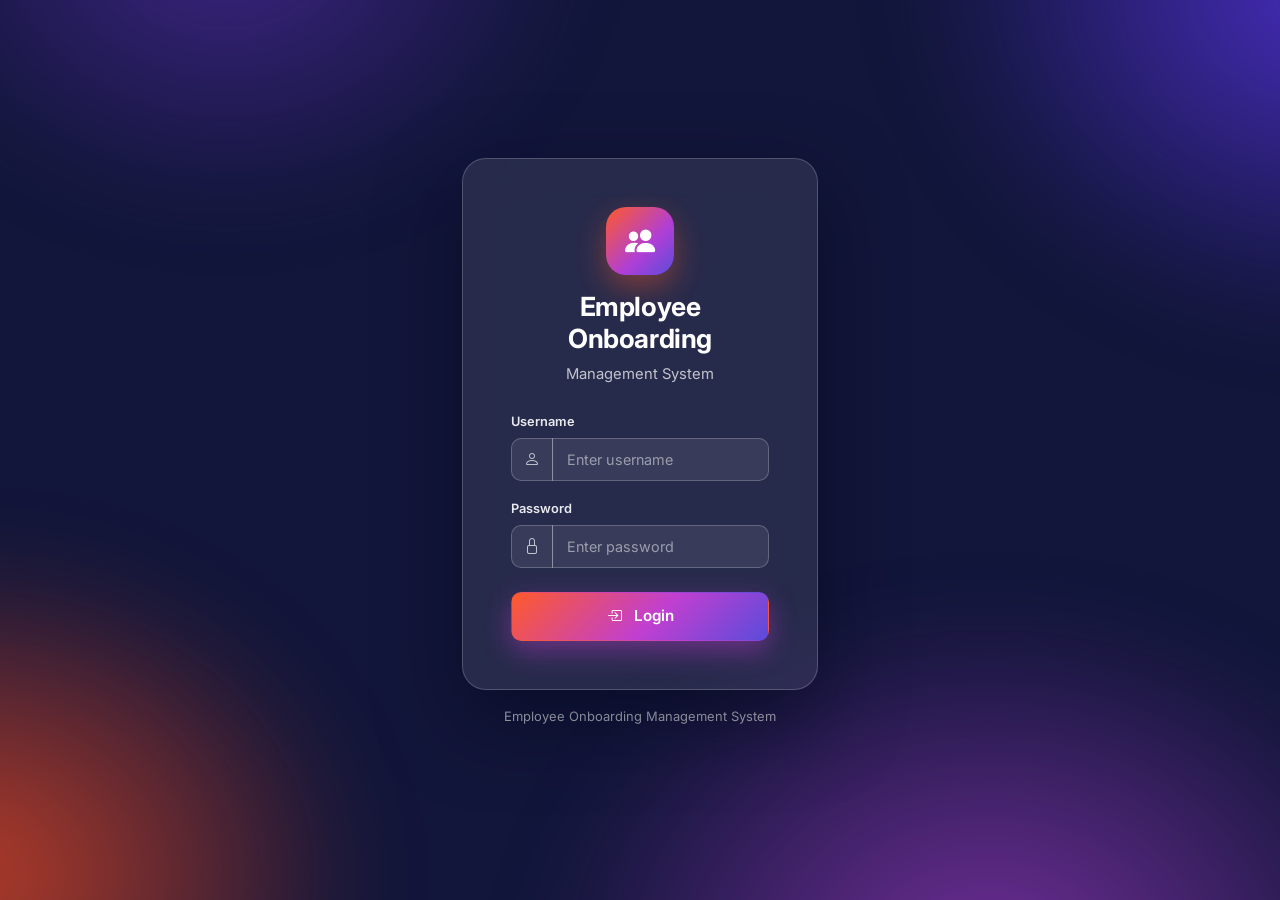
<file: index.html>
<!DOCTYPE html>
<html lang="en">
<head>
    <meta charset="UTF-8">
    <meta name="viewport" content="width=device-width, initial-scale=1.0">
       <title>Employee Onboarding System</title>
      <link 
        href="https://cdn.jsdelivr.net/npm/bootstrap@5.3.3/dist/css/bootstrap.min.css"
        rel="stylesheet"
    >

    <!-- Bootstrap Icons -->
    <link 
        rel="stylesheet"
        href="https://cdn.jsdelivr.net/npm/bootstrap-icons@1.11.3/font/bootstrap-icons.min.css"
    >

    <!-- Custom CSS -->
    <link rel="stylesheet" href="./style.css">

</head>
<body>
   
<body class="login-page">

    <div class="container">

        <div class="row justify-content-center align-items-center min-vh-100">

            <div class="col-12 col-sm-10 col-md-6 col-lg-4">

                <div class="card login-card shadow-lg border-0">

                    <div class="card-body p-4 p-md-5">

                        <!-- Logo -->
                        <div class="text-center mb-4">

                            <div class="login-icon">
                                <i class="bi bi-people-fill"></i>
                            </div>

                            <h2 class="fw-bold mt-3">
                                Employee Onboarding
                            </h2>

                            <p class="text-muted">
                                Management System
                            </p>

                        </div>


                        <!-- Alert Area -->
                        <div id="alertBox"></div>


                        <!-- Login Form -->
                        <form id="loginForm">

                            <!-- Username -->
                            <div class="mb-3">

                                <label 
                                    for="username"
                                    class="form-label fw-semibold"
                                >
                                    Username
                                </label>

                                <div class="input-group">

                                    <span class="input-group-text">
                                        <i class="bi bi-person"></i>
                                    </span>

                                    <input
                                        type="text"
                                        class="form-control"
                                        id="username"
                                        placeholder="Enter username"
                                        required
                                    >

                                </div>

                            </div>


                            <!-- Password -->
                            <div class="mb-4">

                                <label 
                                    for="password"
                                    class="form-label fw-semibold"
                                >
                                    Password
                                </label>

                                <div class="input-group">

                                    <span class="input-group-text">
                                        <i class="bi bi-lock"></i>
                                    </span>

                                    <input
                                        type="password"
                                        class="form-control"
                                        id="password"
                                        placeholder="Enter password"
                                        required
                                    >

                                </div>

                            </div>


                            <!-- Login Button -->
                            <button
                                type="submit"
                                class="btn btn-primary w-100"
                                id="loginButton"
                            >

                                <i class="bi bi-box-arrow-in-right me-2"></i>

                                Login

                            </button>

                        </form>

                    </div>

                </div>

                <p class="text-center text-muted mt-3 small">
                    Employee Onboarding Management System
                </p>

            </div>

        </div>

    </div>



   <script src="https://cdn.jsdelivr.net/npm/bootstrap@5.3.3/dist/js/bootstrap.bundle.min.js"></script>
<script src="./app.js"></script>

</body>
</html>
</file>
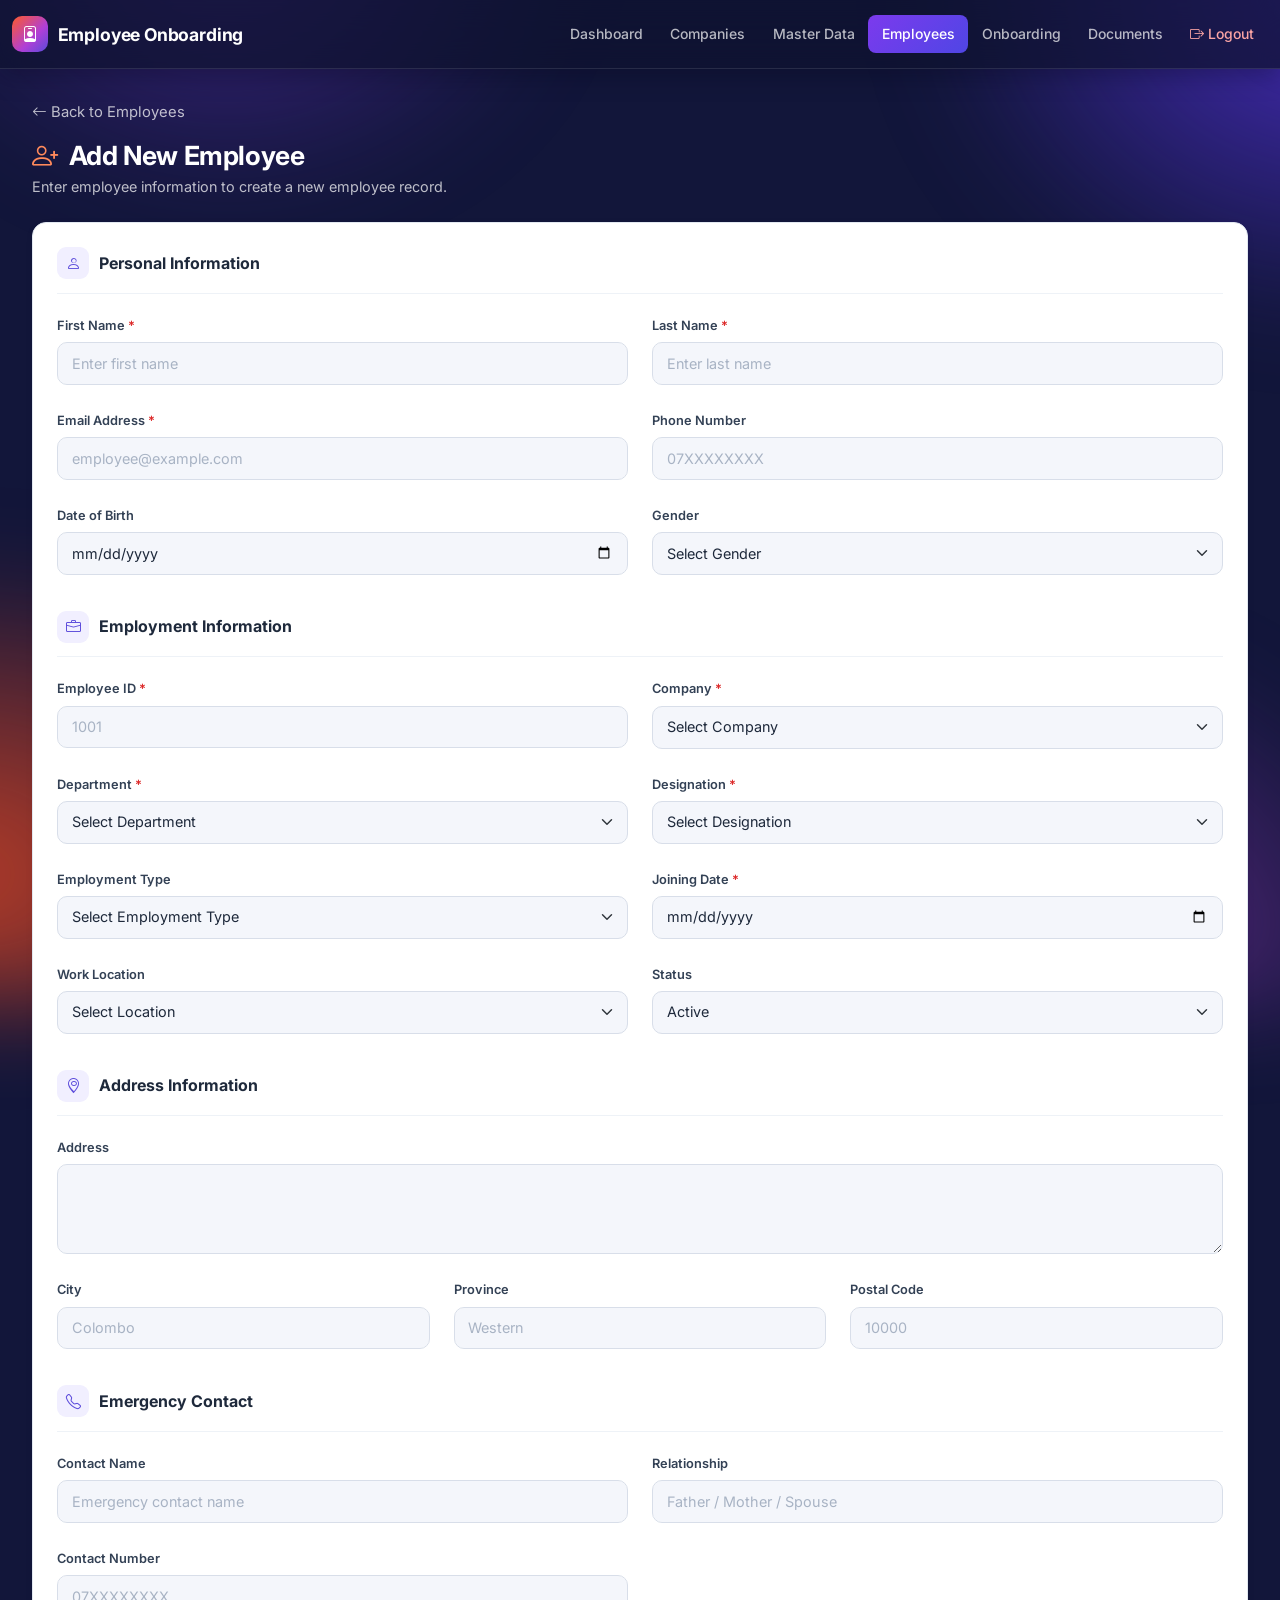
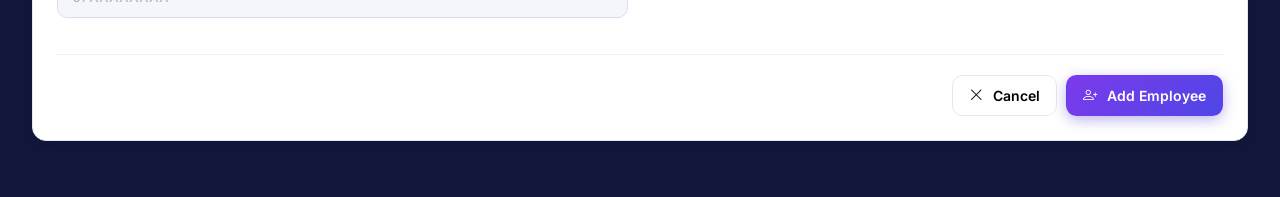
<file: add-employee.html>
<!DOCTYPE html>
<html lang="en">

<head>
    <meta charset="UTF-8">
    <meta name="viewport" content="width=device-width, initial-scale=1.0">

    <title>Add Employee - Employee Onboarding System</title>

    <link
        href="https://cdn.jsdelivr.net/npm/bootstrap@5.3.3/dist/css/bootstrap.min.css"
        rel="stylesheet">

    <link
        rel="stylesheet"
        href="https://cdn.jsdelivr.net/npm/bootstrap-icons@1.11.3/font/bootstrap-icons.min.css">

    <link rel="stylesheet" href="./style.css">
</head>

<body>

    <!-- Navbar -->
    <nav class="navbar navbar-expand-lg navbar-dark bg-dark">
        <div class="container-fluid">

            <a class="navbar-brand fw-bold" href="dashboard.html">
                <i class="bi bi-person-badge"></i>
                Employee Onboarding
            </a>

            <button
                class="navbar-toggler"
                type="button"
                data-bs-toggle="collapse"
                data-bs-target="#navbarNav">

                <span class="navbar-toggler-icon"></span>

            </button>

            <div class="collapse navbar-collapse" id="navbarNav">

                <ul class="navbar-nav ms-auto">

                    <li class="nav-item">
                        <a class="nav-link" href="dashboard.html">
                            Dashboard
                        </a>
                    </li>

                    <li class="nav-item">
                        <a class="nav-link" href="companies.html">
                            Companies
                        </a>
                    </li>

                    <li class="nav-item">
                        <a class="nav-link" href="master-data.html">
                            Master Data
                        </a>
                    </li>

                    <li class="nav-item">
                        <a class="nav-link active" href="employees.html">
                            Employees
                        </a>
                    </li>

                    <li class="nav-item">
                        <a class="nav-link" href="onboarding.html">
                            Onboarding
                        </a>
                    </li>

                    <li class="nav-item">
                        <a class="nav-link" href="documents.html">
                            Documents
                        </a>
                    </li>

                    <li class="nav-item">
                        <a class="nav-link text-danger" href="#" onclick="logout()">
                            <i class="bi bi-box-arrow-right"></i>
                            Logout
                        </a>
                    </li>

                </ul>

            </div>
        </div>
    </nav>


    <!-- Main Content -->
    <div class="container-fluid page-content">

        <!-- Page Heading -->
        <div class="mb-4">

            <a
                href="employees.html"
                class="text-decoration-none">

                <i class="bi bi-arrow-left"></i>
                Back to Employees

            </a>

            <h2 class="page-heading mt-3">
                <i class="bi bi-person-plus"></i>
                Add New Employee
            </h2>

            <p class="text-muted">
                Enter employee information to create a new employee record.
            </p>

        </div>


        <!-- Form Card -->
        <div class="card add-employee-card shadow-sm">

            <div class="card-body p-4">

                <form id="addEmployeeForm">

                    <!-- Personal Information -->
                    <div class="form-section">

                        <div class="form-section-title">

                            <i class="bi bi-person"></i>

                            Personal Information

                        </div>

                        <div class="row g-4">

                            <div class="col-md-6">

                                <label class="form-label">
                                    First Name <span class="text-danger">*</span>
                                </label>

                                <input
                                    type="text"
                                    id="employeeFirstName"
                                    class="form-control"
                                    placeholder="Enter first name"
                                    required>

                            </div>


                            <div class="col-md-6">

                                <label class="form-label">
                                    Last Name <span class="text-danger">*</span>
                                </label>

                                <input
                                    type="text"
                                    id="employeeLastName"
                                    class="form-control"
                                    placeholder="Enter last name"
                                    required>

                            </div>


                            <div class="col-md-6">

                                <label class="form-label">
                                    Email Address <span class="text-danger">*</span>
                                </label>

                                <input
                                    type="email"
                                    id="employeeEmail"
                                    class="form-control"
                                    placeholder="employee@example.com"
                                    required>

                            </div>


                            <div class="col-md-6">

                                <label class="form-label">
                                    Phone Number
                                </label>

                                <input
                                    type="tel"
                                    id="employeePhone"
                                    class="form-control"
                                    placeholder="07XXXXXXXX">

                            </div>


                            <div class="col-md-6">

                                <label class="form-label">
                                    Date of Birth
                                </label>

                                <input
                                    type="date"
                                    id="employeeDob"
                                    class="form-control">

                            </div>


                            <div class="col-md-6">

                                <label class="form-label">
                                    Gender
                                </label>

                                <select
                                    id="employeeGender"
                                    class="form-select">

                                    <option value="">
                                        Select Gender
                                    </option>

                                    <option value="Male">
                                        Male
                                    </option>

                                    <option value="Female">
                                        Female
                                    </option>

                                    <option value="Other">
                                        Other
                                    </option>

                                </select>

                            </div>

                        </div>

                    </div>


                    <!-- Employment Information -->
                    <div class="form-section">

                        <div class="form-section-title">

                            <i class="bi bi-briefcase"></i>

                            Employment Information

                        </div>

                        <div class="row g-4">

                            <div class="col-md-6">

                                <label class="form-label">
                                    Employee ID <span class="text-danger">*</span>
                                </label>

                                <input
                                    type="number"
                                    id="employeeId"
                                    class="form-control"
                                    placeholder="1001"
                                    required>

                            </div>


                            <div class="col-md-6">

                                <label class="form-label">
                                    Company <span class="text-danger">*</span>
                                </label>

                                <select
                                    id="employeeCompany"
                                    class="form-select"
                                    required>

                                    <option value="">
                                        Select Company
                                    </option>

                                    <option value="ABC Technologies">
                                        ABC Technologies
                                    </option>

                                    <option value="XYZ Solutions">
                                        XYZ Solutions
                                    </option>

                                    <option value="Tech Lanka">
                                        Tech Lanka
                                    </option>

                                </select>

                            </div>


                            <div class="col-md-6">

                                <label class="form-label">
                                    Department <span class="text-danger">*</span>
                                </label>

                                <select
                                    id="employeeDepartment"
                                    class="form-select"
                                    required>

                                    <option value="">
                                        Select Department
                                    </option>

                                    <option value="IT">
                                        IT
                                    </option>

                                    <option value="Human Resources">
                                        Human Resources
                                    </option>

                                    <option value="Finance">
                                        Finance
                                    </option>

                                    <option value="Marketing">
                                        Marketing
                                    </option>

                                </select>

                            </div>


                            <div class="col-md-6">

                                <label class="form-label">
                                    Designation <span class="text-danger">*</span>
                                </label>

                                <select
                                    id="employeeDesignation"
                                    class="form-select"
                                    required>

                                    <option value="">
                                        Select Designation
                                    </option>

                                    <option value="Software Engineer">
                                        Software Engineer
                                    </option>

                                    <option value="HR Executive">
                                        HR Executive
                                    </option>

                                    <option value="Accountant">
                                        Accountant
                                    </option>

                                    <option value="Marketing Executive">
                                        Marketing Executive
                                    </option>

                                </select>

                            </div>


                            <div class="col-md-6">

                                <label class="form-label">
                                    Employment Type
                                </label>

                                <select
                                    id="employeeType"
                                    class="form-select">

                                    <option value="">
                                        Select Employment Type
                                    </option>

                                    <option value="Full Time">
                                        Full Time
                                    </option>

                                    <option value="Part Time">
                                        Part Time
                                    </option>

                                    <option value="Contract">
                                        Contract
                                    </option>

                                    <option value="Intern">
                                        Intern
                                    </option>

                                </select>

                            </div>


                            <div class="col-md-6">

                                <label class="form-label">
                                    Joining Date <span class="text-danger">*</span>
                                </label>

                                <input
                                    type="date"
                                    id="employeeJoiningDate"
                                    class="form-control"
                                    required>

                            </div>


                            <div class="col-md-6">

                                <label class="form-label">
                                    Work Location
                                </label>

                                <select
                                    id="employeeLocation"
                                    class="form-select">

                                    <option value="">
                                        Select Location
                                    </option>

                                    <option value="Colombo Office">
                                        Colombo Office
                                    </option>

                                    <option value="Kandy Office">
                                        Kandy Office
                                    </option>

                                    <option value="Galle Office">
                                        Galle Office
                                    </option>

                                    <option value="Remote">
                                        Remote
                                    </option>

                                </select>

                            </div>


                            <div class="col-md-6">

                                <label class="form-label">
                                    Status
                                </label>

                                <select
                                    id="employeeStatus"
                                    class="form-select">

                                    <option value="Active">
                                        Active
                                    </option>

                                    <option value="Inactive">
                                        Inactive
                                    </option>

                                </select>

                            </div>

                        </div>

                    </div>


                    <!-- Address -->
                    <div class="form-section">

                        <div class="form-section-title">

                            <i class="bi bi-geo-alt"></i>

                            Address Information

                        </div>

                        <div class="row g-4">

                            <div class="col-12">

                                <label class="form-label">
                                    Address
                                </label>

                                <textarea
                                    id="employeeAddress"
                                    class="form-control"
                                    rows="3"
                                    placeholder="Enter employee address">
                                </textarea>

                            </div>


                            <div class="col-md-4">

                                <label class="form-label">
                                    City
                                </label>

                                <input
                                    type="text"
                                    id="employeeCity"
                                    class="form-control"
                                    placeholder="Colombo">

                            </div>


                            <div class="col-md-4">

                                <label class="form-label">
                                    Province
                                </label>

                                <input
                                    type="text"
                                    id="employeeProvince"
                                    class="form-control"
                                    placeholder="Western">

                            </div>


                            <div class="col-md-4">

                                <label class="form-label">
                                    Postal Code
                                </label>

                                <input
                                    type="text"
                                    id="employeePostalCode"
                                    class="form-control"
                                    placeholder="10000">

                            </div>

                        </div>

                    </div>


                    <!-- Emergency Contact -->
                    <div class="form-section">

                        <div class="form-section-title">

                            <i class="bi bi-telephone"></i>

                            Emergency Contact

                        </div>

                        <div class="row g-4">

                            <div class="col-md-6">

                                <label class="form-label">
                                    Contact Name
                                </label>

                                <input
                                    type="text"
                                    id="emergencyName"
                                    class="form-control"
                                    placeholder="Emergency contact name">

                            </div>


                            <div class="col-md-6">

                                <label class="form-label">
                                    Relationship
                                </label>

                                <input
                                    type="text"
                                    id="emergencyRelationship"
                                    class="form-control"
                                    placeholder="Father / Mother / Spouse">

                            </div>


                            <div class="col-md-6">

                                <label class="form-label">
                                    Contact Number
                                </label>

                                <input
                                    type="tel"
                                    id="emergencyPhone"
                                    class="form-control"
                                    placeholder="07XXXXXXXX">

                            </div>

                        </div>

                    </div>


                    <!-- Buttons -->
                    <div class="form-actions">

                        <a
                            href="employees.html"
                            class="btn btn-light border">

                            <i class="bi bi-x-lg"></i>
                            Cancel

                        </a>

                        <button
                            type="submit"
                            class="btn btn-primary">

                            <i class="bi bi-person-plus"></i>
                            Add Employee

                        </button>

                    </div>

                </form>

            </div>

        </div>

    </div>


  <script src="https://cdn.jsdelivr.net/npm/bootstrap@5.3.3/dist/js/bootstrap.bundle.min.js"></script>
<script src="./app.js"></script>

</body>

</html>
</file>
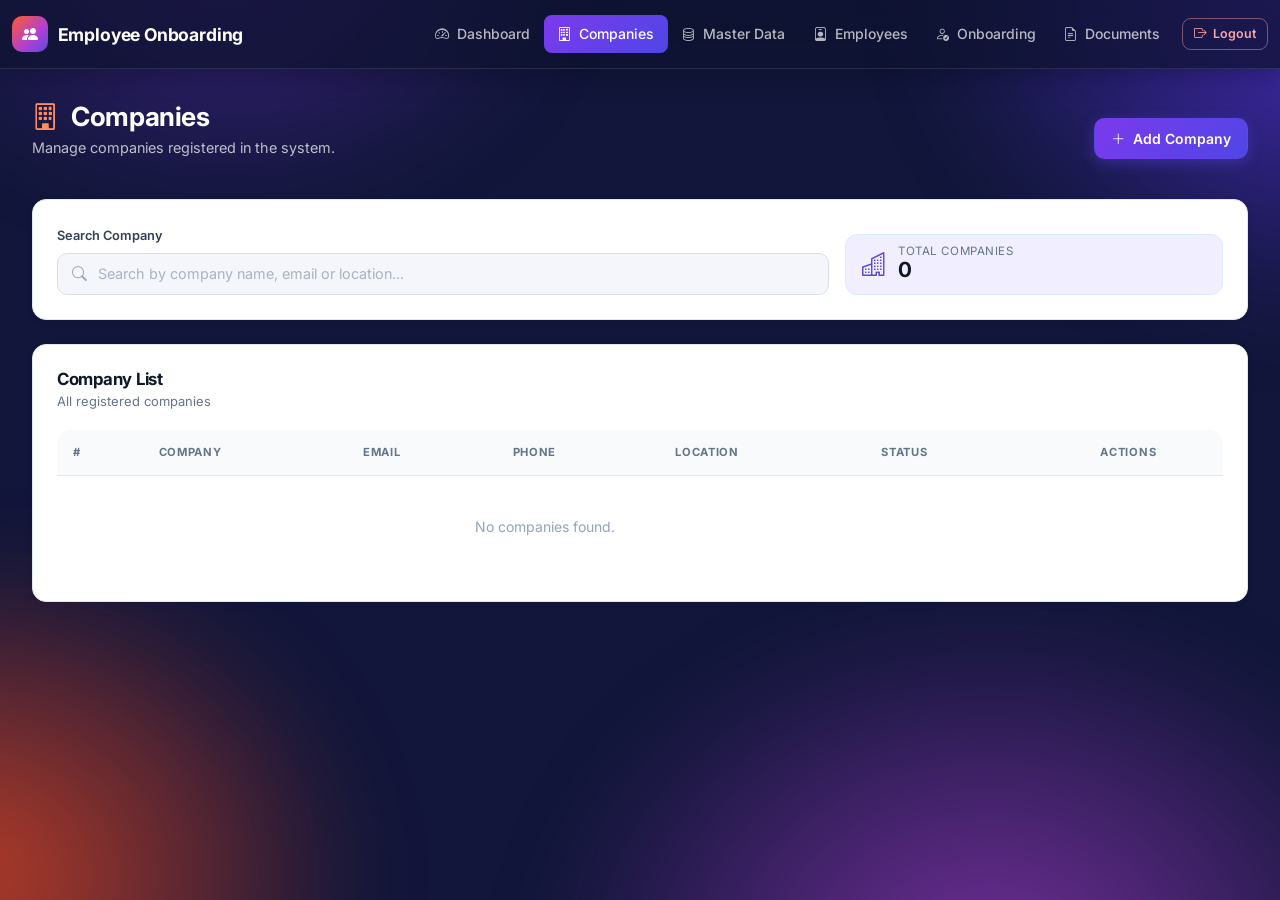
<file: companies.html>
<!DOCTYPE html>
<html lang="en">

<head>
    <meta charset="UTF-8">
    <meta name="viewport" content="width=device-width, initial-scale=1.0">

    <title>Companies - Employee Onboarding System</title>

    <link
        href="https://cdn.jsdelivr.net/npm/bootstrap@5.3.3/dist/css/bootstrap.min.css"
        rel="stylesheet">

    <link
        rel="stylesheet"
        href="https://cdn.jsdelivr.net/npm/bootstrap-icons@1.11.3/font/bootstrap-icons.min.css">

    <!-- IMPORTANT -->
    <link rel="stylesheet" href="./style.css">
</head>

<body>

<!--  NAVBAR  -->

<nav class="navbar navbar-expand-lg navbar-dark bg-dark">

    <div class="container-fluid">

        <a class="navbar-brand fw-bold" href="dashboard.html">
            <i class="bi bi-people-fill me-2"></i>
            Employee Onboarding
        </a>

        <button
            class="navbar-toggler"
            type="button"
            data-bs-toggle="collapse"
            data-bs-target="#navbarMenu">

            <span class="navbar-toggler-icon"></span>

        </button>

        <div class="collapse navbar-collapse" id="navbarMenu">

            <ul class="navbar-nav ms-auto align-items-lg-center">

                <li class="nav-item">
                    <a class="nav-link" href="dashboard.html">
                        <i class="bi bi-speedometer2 me-1"></i>
                        Dashboard
                    </a>
                </li>

                <li class="nav-item">
                    <a class="nav-link active" href="companies.html">
                        <i class="bi bi-building me-1"></i>
                        Companies
                    </a>
                </li>

                <li class="nav-item">
                    <a class="nav-link" href="master-data.html">
                        <i class="bi bi-database me-1"></i>
                        Master Data
                    </a>
                </li>

                <li class="nav-item">
                    <a class="nav-link" href="employees.html">
                        <i class="bi bi-person-badge me-1"></i>
                        Employees
                    </a>
                </li>

                <li class="nav-item">
                    <a class="nav-link" href="onboarding.html">
                        <i class="bi bi-person-check me-1"></i>
                        Onboarding
                    </a>
                </li>

                <li class="nav-item">
                    <a class="nav-link" href="documents.html">
                        <i class="bi bi-file-earmark-text me-1"></i>
                        Documents
                    </a>
                </li>

                <li class="nav-item ms-lg-2 mt-2 mt-lg-0">

                    <button
                        class="btn btn-danger btn-sm"
                        onclick="logout()">

                        <i class="bi bi-box-arrow-right me-1"></i>
                        Logout

                    </button>

                </li>

            </ul>

        </div>

    </div>

</nav>


<!--  MAIN CONTENT  -->

<main class="container-fluid page-content">

    <!-- Heading -->

    <div class="page-heading mb-4">

        <div>

            <h2>
                <i class="bi bi-building me-2"></i>
                Companies
            </h2>

            <p>
                Manage companies registered in the system.
            </p>

        </div>

        <button
            class="btn btn-primary add-company-btn"
            onclick="openCompanyModal()">

            <i class="bi bi-plus-lg me-1"></i>
            Add Company

        </button>

    </div>


    <!--  SEARCH CARD  -->

    <div class="content-card mb-4">

        <div class="row align-items-end g-3">

            <div class="col-md-8">

                <label class="form-label fw-semibold">
                    Search Company
                </label>

                <div class="search-box">

                    <i class="bi bi-search"></i>

                    <input
                        type="text"
                        id="companySearch"
                        class="form-control"
                        placeholder="Search by company name, email or location...">

                </div>

            </div>

            <div class="col-md-4">

                <div class="company-count-box">

                    <i class="bi bi-buildings"></i>

                    <div>
                        <small>Total Companies</small>
                        <strong id="companyCount">0</strong>
                    </div>

                </div>

            </div>

        </div>

    </div>


    <!--  COMPANY TABLE -->

    <div class="content-card">

        <div class="card-header-custom">

            <div>

                <h5>
                    Company List
                </h5>

                <small>
                    All registered companies
                </small>

            </div>

        </div>


        <div class="table-responsive">

            <table class="table company-table">

                <thead>

                    <tr>

                        <th>#</th>

                        <th>Company</th>

                        <th>Email</th>

                        <th>Phone</th>

                        <th>Location</th>

                        <th>Status</th>

                        <th class="text-center">
                            Actions
                        </th>

                    </tr>

                </thead>

                <tbody id="companiesTable">

                </tbody>

            </table>

        </div>

    </div>

</main>


<!-- ================= ADD / EDIT MODAL ================= -->

<div
    class="modal fade"
    id="companyModal"
    tabindex="-1">

    <div class="modal-dialog modal-dialog-centered">

        <div class="modal-content">

            <div class="modal-header">

                <div>

                    <h5 class="modal-title" id="companyModalTitle">
                        Add Company
                    </h5>

                    <small class="text-muted">
                        Enter company information
                    </small>

                </div>

                <button
                    type="button"
                    class="btn-close"
                    data-bs-dismiss="modal">
                </button>

            </div>


        <form id="companyForm">

    <div class="modal-body">

        <input
            type="hidden"
            id="companyId">


        <!-- Company Name -->

        <div class="mb-3">

            <label class="form-label">
                Company Name *
            </label>

            <input
                type="text"
                id="companyName"
                class="form-control"
                placeholder="Enter company name"
                required>

        </div>


        <!-- Email -->

        <div class="mb-3">

            <label class="form-label">
                Email *
            </label>

            <input
                type="email"
                id="companyEmail"
                class="form-control"
                placeholder="company@example.com"
                required>

        </div>


        <!-- Phone -->

        <div class="mb-3">

            <label class="form-label">
                Phone Number
            </label>

            <input
                type="tel"
                id="companyPhone"
                class="form-control"
                placeholder="Enter phone number">

        </div>


        <!-- Location / Address -->

        <div class="mb-3">

            <label class="form-label">
                Location / Address
            </label>

            <input
                type="text"
                id="companyLocation"
                class="form-control"
                placeholder="Enter company location">

        </div>


        <!-- PIN Code -->

        <div class="mb-3">

            <label class="form-label">
                PIN Code *
            </label>

            <input
                type="text"
                id="companyPinCode"
                class="form-control"
                placeholder="Enter PIN code"
                required>

        </div>


        <!-- Status -->

        <div class="mb-3">

            <label class="form-label">
                Status
            </label>

            <select
                id="companyStatus"
                class="form-select">

                <option value="Active">
                    Active
                </option>

                <option value="Inactive">
                    Inactive
                </option>

            </select>

        </div>

    </div>


    <div class="modal-footer">

        <button
            type="button"
            class="btn btn-light"
            data-bs-dismiss="modal">

            Cancel

        </button>


        <button
            type="submit"
            class="btn btn-primary">

            <i class="bi bi-check-lg me-1"></i>

            Save Company

        </button>

    </div>

</form>

        </div>

    </div>

</div>


<!-- Delete Confirmation Modal -->

<div
    class="modal fade"
    id="deleteCompanyModal"
    tabindex="-1">

    <div class="modal-dialog modal-dialog-centered">

        <div class="modal-content">

            <div class="modal-body text-center p-4">

                <div class="delete-icon">
                    <i class="bi bi-trash3"></i>
                </div>

                <h5 class="mt-3">
                    Delete Company?
                </h5>

                <p class="text-muted">
                    Are you sure you want to delete this company?
                    This action cannot be undone.
                </p>

                <div class="d-flex justify-content-center gap-2">

                    <button
                        class="btn btn-light"
                        data-bs-dismiss="modal">

                        Cancel

                    </button>

                    <button
                        class="btn btn-danger"
                        onclick="confirmDeleteCompany()">

                        <i class="bi bi-trash me-1"></i>
                        Delete

                    </button>

                </div>

            </div>

        </div>

    </div>

</div>


<script src="https://cdn.jsdelivr.net/npm/bootstrap@5.3.3/dist/js/bootstrap.bundle.min.js"></script>
<script src="./app.js"></script>

</body>
</html>
</file>
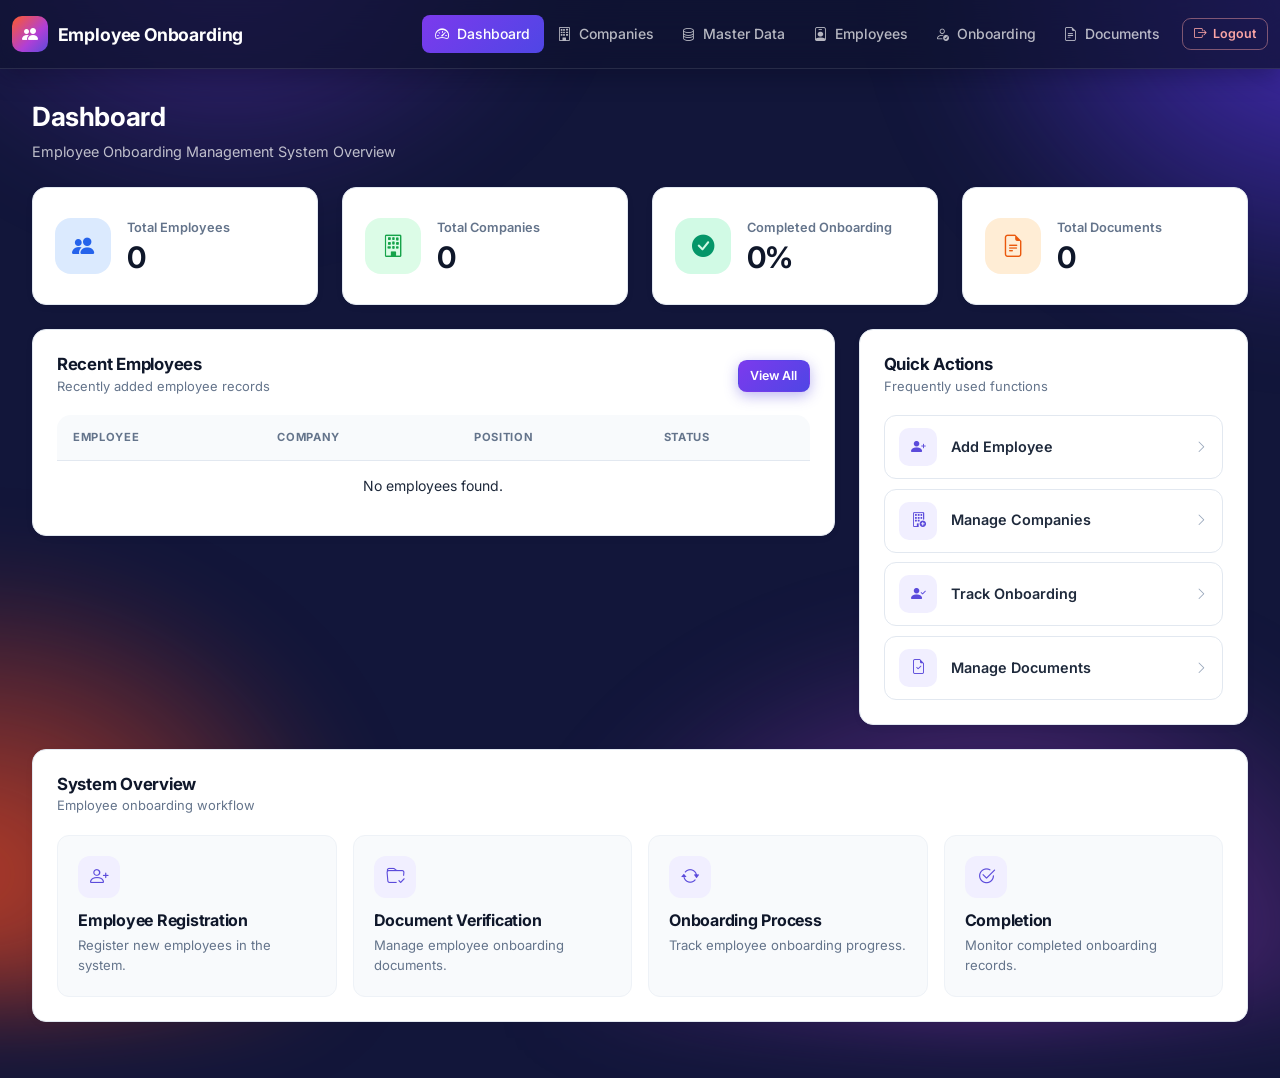
<file: dashboard.html>
<!DOCTYPE html>
<html lang="en">

<head>
    <meta charset="UTF-8">
    <meta name="viewport" content="width=device-width, initial-scale=1.0">

    <title>Dashboard - Employee Onboarding System</title>

    <!-- Bootstrap -->
    <link
        href="https://cdn.jsdelivr.net/npm/bootstrap@5.3.3/dist/css/bootstrap.min.css"
        rel="stylesheet"
    >

    <!-- Bootstrap Icons -->
    <link
        rel="stylesheet"
        href="https://cdn.jsdelivr.net/npm/bootstrap-icons@1.11.3/font/bootstrap-icons.min.css"
    >

    <!-- CSS -->
     <link rel="stylesheet" href="./style.css">
</head>

<body>

<!--  NAVBAR -->

<nav class="navbar navbar-expand-lg navbar-dark bg-dark">

    <div class="container-fluid">

        <a class="navbar-brand fw-bold" href="dashboard.html">
            <i class="bi bi-people-fill me-2"></i>
            Employee Onboarding
        </a>

        <button
            class="navbar-toggler"
            type="button"
            data-bs-toggle="collapse"
            data-bs-target="#navbarMenu"
        >
            <span class="navbar-toggler-icon"></span>
        </button>


        <div class="collapse navbar-collapse" id="navbarMenu">

            <ul class="navbar-nav ms-auto align-items-lg-center">

                <li class="nav-item">
                    <a class="nav-link active" href="dashboard.html">
                        <i class="bi bi-speedometer2 me-1"></i>
                        Dashboard
                    </a>
                </li>

                <li class="nav-item">
                    <a class="nav-link" href="companies.html">
                        <i class="bi bi-building me-1"></i>
                        Companies
                    </a>
                </li>

                <li class="nav-item">
                    <a class="nav-link" href="master-data.html">
                        <i class="bi bi-database me-1"></i>
                        Master Data
                    </a>
                </li>

                <li class="nav-item">
                    <a class="nav-link" href="employees.html">
                        <i class="bi bi-person-badge me-1"></i>
                        Employees
                    </a>
                </li>

                <li class="nav-item">
                    <a class="nav-link" href="onboarding.html">
                        <i class="bi bi-person-check me-1"></i>
                        Onboarding
                    </a>
                </li>

                <li class="nav-item">
                    <a class="nav-link" href="documents.html">
                        <i class="bi bi-file-earmark-text me-1"></i>
                        Documents
                    </a>
                </li>

                <li class="nav-item ms-lg-2 mt-2 mt-lg-0">

                    <button
                        class="btn btn-danger btn-sm"
                        onclick="logout()"
                    >
                        <i class="bi bi-box-arrow-right me-1"></i>
                        Logout
                    </button>

                </li>

            </ul>

        </div>

    </div>

</nav>


<!--  MAIN CONTENT -->

<main class="container-fluid page-content">

    <!-- Page Heading -->

    <div class="mb-4">

        <h2 class="fw-bold">
            Dashboard
        </h2>

        <p class="text-muted">
            Employee Onboarding Management System Overview
        </p>

    </div>

<!-- STATISTICS -->

<div class="row g-4 mb-4">

    <!-- Employees -->
    <div class="col-xl-3 col-md-6">
        <div class="dashboard-card">

            <div class="dashboard-icon employee-icon">
                <i class="bi bi-people-fill"></i>
            </div>

            <div>
                <p>Total Employees</p>

                <h3 id="dashboardEmployees">0</h3>
            </div>

        </div>
    </div>


    <!-- Companies -->
    <div class="col-xl-3 col-md-6">
        <div class="dashboard-card">

            <div class="dashboard-icon company-icon">
                <i class="bi bi-building"></i>
            </div>

            <div>
                <p>Total Companies</p>

                <h3 id="dashboardCompanies">0</h3>
            </div>

        </div>
    </div>


    <!-- Completed Onboarding -->
    <div class="col-xl-3 col-md-6">
        <div class="dashboard-card">

            <div class="dashboard-icon completed-icon">
                <i class="bi bi-check-circle-fill"></i>
            </div>

            <div>
                <p>Completed Onboarding</p>

                <h3 id="dashboardOnboarding">0</h3>
            </div>

        </div>
    </div>


    <!-- Documents -->
    <div class="col-xl-3 col-md-6">
        <div class="dashboard-card">

            <div class="dashboard-icon pending-icon">
                <i class="bi bi-file-earmark-text"></i>
            </div>

            <div>
                <p>Total Documents</p>

                <h3 id="dashboardDocuments">0</h3>
            </div>

        </div>
    </div>

</div>


    <!--  QUICK ACTIONS-->

    <div class="row g-4 mb-4">

        <div class="col-lg-8">

            <div class="content-card">

                <div class="card-header-custom">

                    <div>
                        <h5>
                            Recent Employees
                        </h5>

                        <small>
                            Recently added employee records
                        </small>
                    </div>

                    <a
                        href="employees.html"
                        class="btn btn-primary btn-sm"
                    >
                        View All
                    </a>

                </div>


                <div class="table-responsive">

                    <table class="table table-hover align-middle">

                        <thead>

                            <tr>

                                <th>Employee</th>
                                <th>Company</th>
                                <th>Position</th>
                                <th>Status</th>

                            </tr>

                        </thead>

                        <tbody id="recentEmployees">

                            <!-- JavaScript will load employees -->

                        </tbody>

                    </table>

                </div>

            </div>

        </div>


        <!-- Quick Actions -->

        <div class="col-lg-4">

            <div class="content-card">

                <div class="card-header-custom">

                    <div>

                        <h5>
                            Quick Actions
                        </h5>

                        <small>
                            Frequently used functions
                        </small>

                    </div>

                </div>


                <div class="quick-actions">

                    <a
                        href="add-employee.html"
                        class="quick-action"
                    >
                        <i class="bi bi-person-plus-fill"></i>

                        <span>
                            Add Employee
                        </span>

                        <i class="bi bi-chevron-right"></i>
                    </a>


                    <a
                        href="companies.html"
                        class="quick-action"
                    >
                        <i class="bi bi-building-add"></i>

                        <span>
                            Manage Companies
                        </span>

                        <i class="bi bi-chevron-right"></i>
                    </a>


                    <a
                        href="onboarding.html"
                        class="quick-action"
                    >
                        <i class="bi bi-person-check-fill"></i>

                        <span>
                            Track Onboarding
                        </span>

                        <i class="bi bi-chevron-right"></i>
                    </a>


                    <a
                        href="documents.html"
                        class="quick-action"
                    >
                        <i class="bi bi-file-earmark-check"></i>

                        <span>
                            Manage Documents
                        </span>

                        <i class="bi bi-chevron-right"></i>
                    </a>

                </div>

            </div>

        </div>

    </div>


    <!-- SYSTEM INFORMATION -->

    <div class="content-card">

        <div class="card-header-custom">

            <div>

                <h5>
                    System Overview
                </h5>

                <small>
                    Employee onboarding workflow
                </small>

            </div>

        </div>


        <div class="row g-3">

            <div class="col-md-3">

                <div class="overview-box">

                    <i class="bi bi-person-plus"></i>

                    <h6>
                        Employee Registration
                    </h6>

                    <p>
                        Register new employees
                        in the system.
                    </p>

                </div>

            </div>


            <div class="col-md-3">

                <div class="overview-box">

                    <i class="bi bi-folder-check"></i>

                    <h6>
                        Document Verification
                    </h6>

                    <p>
                        Manage employee
                        onboarding documents.
                    </p>

                </div>

            </div>


            <div class="col-md-3">

                <div class="overview-box">

                    <i class="bi bi-arrow-repeat"></i>

                    <h6>
                        Onboarding Process
                    </h6>

                    <p>
                        Track employee
                        onboarding progress.
                    </p>

                </div>

            </div>


            <div class="col-md-3">

                <div class="overview-box">

                    <i class="bi bi-check2-circle"></i>

                    <h6>
                        Completion
                    </h6>

                    <p>
                        Monitor completed
                        onboarding records.
                    </p>

                </div>

            </div>

        </div>

    </div>

</main>


<!-- Bootstrap JS -->

<script src="https://cdn.jsdelivr.net/npm/bootstrap@5.3.3/dist/js/bootstrap.bundle.min.js"></script>
<script src="./app.js"></script>

</body>

</html>
</file>
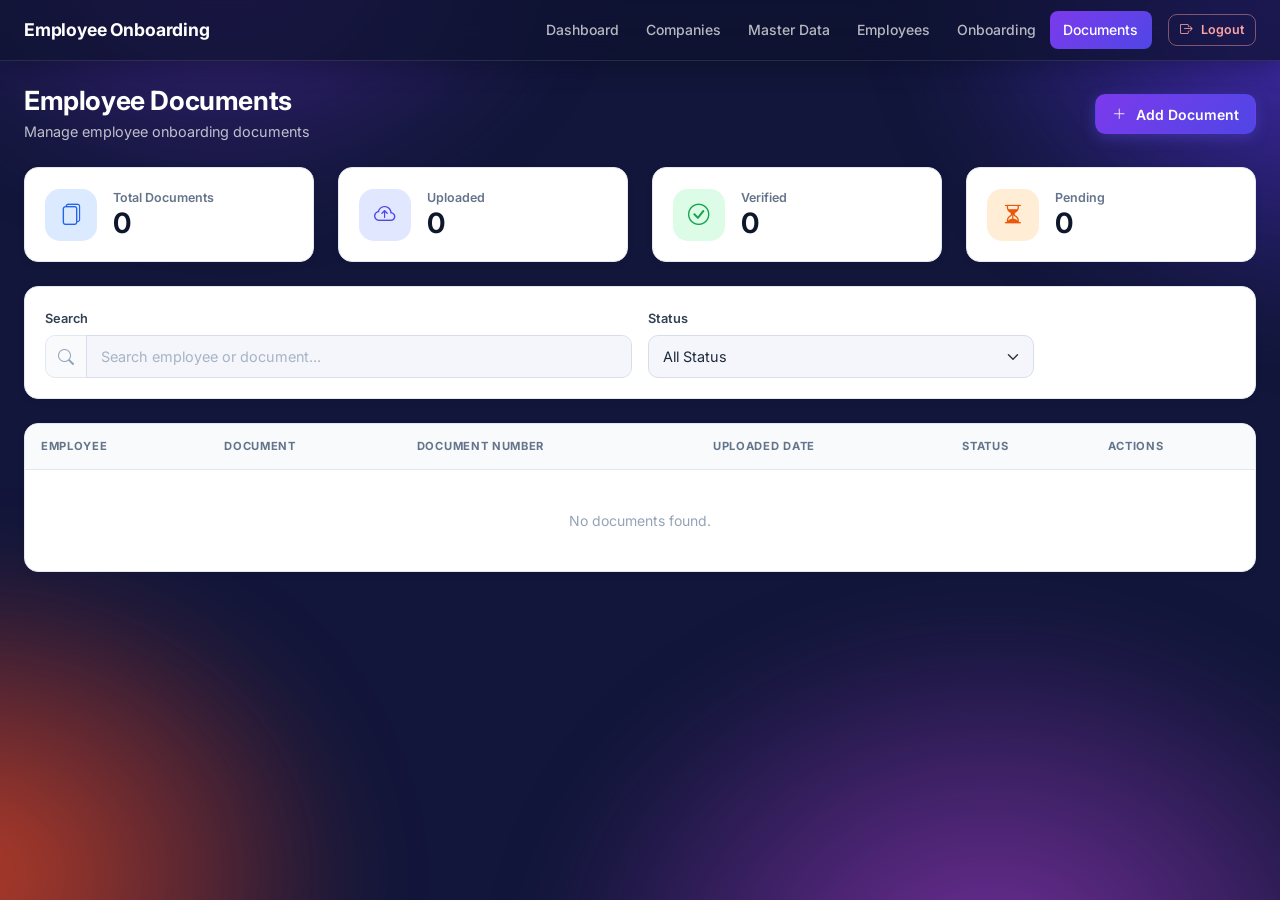
<file: documents.html>
<!DOCTYPE html>
<html lang="en">
<head>
    <meta charset="UTF-8">
    <meta name="viewport" content="width=device-width, initial-scale=1.0">

    <title>Documents - Employee Onboarding System</title>

    <link
        href="https://cdn.jsdelivr.net/npm/bootstrap@5.3.3/dist/css/bootstrap.min.css"
        rel="stylesheet">

    <link
        rel="stylesheet"
        href="https://cdn.jsdelivr.net/npm/bootstrap-icons@1.11.3/font/bootstrap-icons.min.css">

    <link rel="stylesheet" href="./style.css">
</head>

<body>

<nav class="navbar navbar-expand-lg bg-white border-bottom">
    <div class="container-fluid px-4">

        <a class="navbar-brand fw-bold" href="dashboard.html">
            Employee Onboarding
        </a>

        <button class="navbar-toggler" type="button"
                data-bs-toggle="collapse"
                data-bs-target="#navbarNav">
            <span class="navbar-toggler-icon"></span>
        </button>

        <div class="collapse navbar-collapse" id="navbarNav">

            <ul class="navbar-nav ms-auto align-items-lg-center">

                <li class="nav-item">
                    <a class="nav-link" href="dashboard.html">Dashboard</a>
                </li>

                <li class="nav-item">
                    <a class="nav-link" href="companies.html">Companies</a>
                </li>

                <li class="nav-item">
                    <a class="nav-link" href="master-data.html">Master Data</a>
                </li>

                <li class="nav-item">
                    <a class="nav-link" href="employees.html">Employees</a>
                </li>

                <li class="nav-item">
                    <a class="nav-link" href="onboarding.html">Onboarding</a>
                </li>

                <li class="nav-item">
                    <a class="nav-link active" href="documents.html">
                        Documents
                    </a>
                </li>

                <li class="nav-item ms-lg-3">
                    <button class="btn btn-outline-danger btn-sm"
                            onclick="logout()">
                        <i class="bi bi-box-arrow-right"></i>
                        Logout
                    </button>
                </li>

            </ul>

        </div>
    </div>
</nav>


<div class="container-fluid px-4 py-4">

    <!-- Heading -->

    <div class="page-heading mb-4">

        <div>
            <h2 class="fw-bold mb-1">Employee Documents</h2>

            <p class="text-muted mb-0">
                Manage employee onboarding documents
            </p>
        </div>

        <button class="btn btn-primary documents-add-btn"
                onclick="openDocumentModal()">

            <i class="bi bi-plus-lg"></i>
            Add Document

        </button>

    </div>


    <!-- Summary -->

    <div class="row g-4 mb-4">

        <div class="col-md-6 col-xl-3">

            <div class="document-summary-card">

                <div class="document-summary-icon">
                    <i class="bi bi-files"></i>
                </div>

                <div>
                    <span>Total Documents</span>
                    <h3 id="totalDocuments">0</h3>
                </div>

            </div>

        </div>


        <div class="col-md-6 col-xl-3">

            <div class="document-summary-card">

                <div class="document-summary-icon">
                    <i class="bi bi-cloud-arrow-up"></i>
                </div>

                <div>
                    <span>Uploaded</span>
                    <h3 id="uploadedDocuments">0</h3>
                </div>

            </div>

        </div>


        <div class="col-md-6 col-xl-3">

            <div class="document-summary-card">

                <div class="document-summary-icon">
                    <i class="bi bi-check-circle"></i>
                </div>

                <div>
                    <span>Verified</span>
                    <h3 id="verifiedDocuments">0</h3>
                </div>

            </div>

        </div>


        <div class="col-md-6 col-xl-3">

            <div class="document-summary-card">

                <div class="document-summary-icon">
                    <i class="bi bi-hourglass-split"></i>
                </div>

                <div>
                    <span>Pending</span>
                    <h3 id="pendingDocuments">0</h3>
                </div>

            </div>

        </div>

    </div>


    <!-- Filters -->

    <div class="documents-filter-card mb-4">

        <div class="row g-3 align-items-end">

            <div class="col-md-6">

                <label class="form-label">
                    Search
                </label>

                <div class="input-group">

                    <span class="input-group-text">
                        <i class="bi bi-search"></i>
                    </span>

                    <input
                        type="text"
                        id="documentSearch"
                        class="form-control"
                        placeholder="Search employee or document...">

                </div>

            </div>


            <div class="col-md-4">

                <label class="form-label">
                    Status
                </label>

                <select id="documentStatusFilter"
                        class="form-select">

                    <option value="">All Status</option>
                    <option value="Pending">Pending</option>
                    <option value="Uploaded">Uploaded</option>
                    <option value="Verified">Verified</option>
                    <option value="Rejected">Rejected</option>

                </select>

            </div>

        </div>

    </div>


    <!-- Documents Table -->

    <div class="documents-table-card">

        <div class="table-responsive">

            <table class="table table-hover align-middle mb-0">

                <thead>

                    <tr>
                        <th>Employee</th>
                        <th>Document</th>
                        <th>Document Number</th>
                        <th>Uploaded Date</th>
                        <th>Status</th>
                        <th>Actions</th>
                    </tr>

                </thead>

                <tbody id="documentsTableBody">
                </tbody>

            </table>

        </div>

    </div>

</div>


<!-- Add/Edit Document Modal -->

<div class="modal fade"
     id="documentModal"
     tabindex="-1">

    <div class="modal-dialog modal-dialog-centered">

        <div class="modal-content">

            <div class="modal-header">

                <h5 class="modal-title">
                    <i class="bi bi-file-earmark-text"></i>
                    <span id="documentModalTitle">
                        Add Document
                    </span>
                </h5>

                <button type="button"
                        class="btn-close"
                        data-bs-dismiss="modal">
                </button>

            </div>


            <form id="documentForm">

                <div class="modal-body">

                    <input type="hidden"
                           id="documentId">


                    <div class="mb-3">

                        <label class="form-label">
                            Employee
                        </label>

                        <select id="documentEmployee"
                                class="form-select"
                                required>

                            <option value="">
                                Select Employee
                            </option>

                        </select>

                    </div>


                    <div class="mb-3">

                        <label class="form-label">
                            Document Type
                        </label>

                        <select id="documentType"
                                class="form-select"
                                required>

                            <option value="">
                                Select Document
                            </option>

                            <option value="NIC">
                                NIC
                            </option>

                            <option value="Passport">
                                Passport
                            </option>

                            <option value="Educational Certificate">
                                Educational Certificate
                            </option>

                            <option value="Employment Agreement">
                                Employment Agreement
                            </option>

                            <option value="Bank Details">
                                Bank Details
                            </option>

                            <option value="Other">
                                Other
                            </option>

                        </select>

                    </div>


                    <div class="mb-3">

                        <label class="form-label">
                            Document Number
                        </label>

                        <input
                            type="text"
                            id="documentNumber"
                            class="form-control"
                            placeholder="Enter document number">

                    </div>


                    <div class="mb-3">

                        <label class="form-label">
                            Uploaded Date
                        </label>

                        <input
                            type="date"
                            id="documentDate"
                            class="form-control"
                            required>

                    </div>


                    <div class="mb-3">

                        <label class="form-label">
                            Status
                        </label>

                        <select id="documentStatus"
                                class="form-select"
                                required>

                            <option value="Pending">
                                Pending
                            </option>

                            <option value="Uploaded">
                                Uploaded
                            </option>

                            <option value="Verified">
                                Verified
                            </option>

                            <option value="Rejected">
                                Rejected
                            </option>

                        </select>

                    </div>

                </div>


                <div class="modal-footer">

                    <button type="button"
                            class="btn btn-secondary"
                            data-bs-dismiss="modal">

                        Cancel

                    </button>

                    <button type="submit"
                            class="btn btn-primary">

                        <i class="bi bi-check-lg"></i>
                        Save Document

                    </button>

                </div>

            </form>

        </div>

    </div>

</div>


<!-- Delete Modal -->

<div class="modal fade"
     id="deleteDocumentModal"
     tabindex="-1">

    <div class="modal-dialog modal-dialog-centered">

        <div class="modal-content">

            <div class="modal-body text-center p-4">

                <div class="document-delete-icon">
                    <i class="bi bi-trash"></i>
                </div>

                <h4 class="fw-bold">
                    Delete Document?
                </h4>

                <p class="text-muted">
                    Are you sure you want to delete this document?
                </p>

                <div class="d-flex justify-content-center gap-2">

                    <button
                        class="btn btn-secondary"
                        data-bs-dismiss="modal">
                        Cancel
                    </button>

                    <button
                        class="btn btn-danger"
                        onclick="confirmDeleteDocument()">
                        Delete
                    </button>

                </div>

            </div>

        </div>

    </div>

</div>


<script src="https://cdn.jsdelivr.net/npm/bootstrap@5.3.3/dist/js/bootstrap.bundle.min.js"></script>
<script src="./app.js"></script>

</body>
</html>
</file>
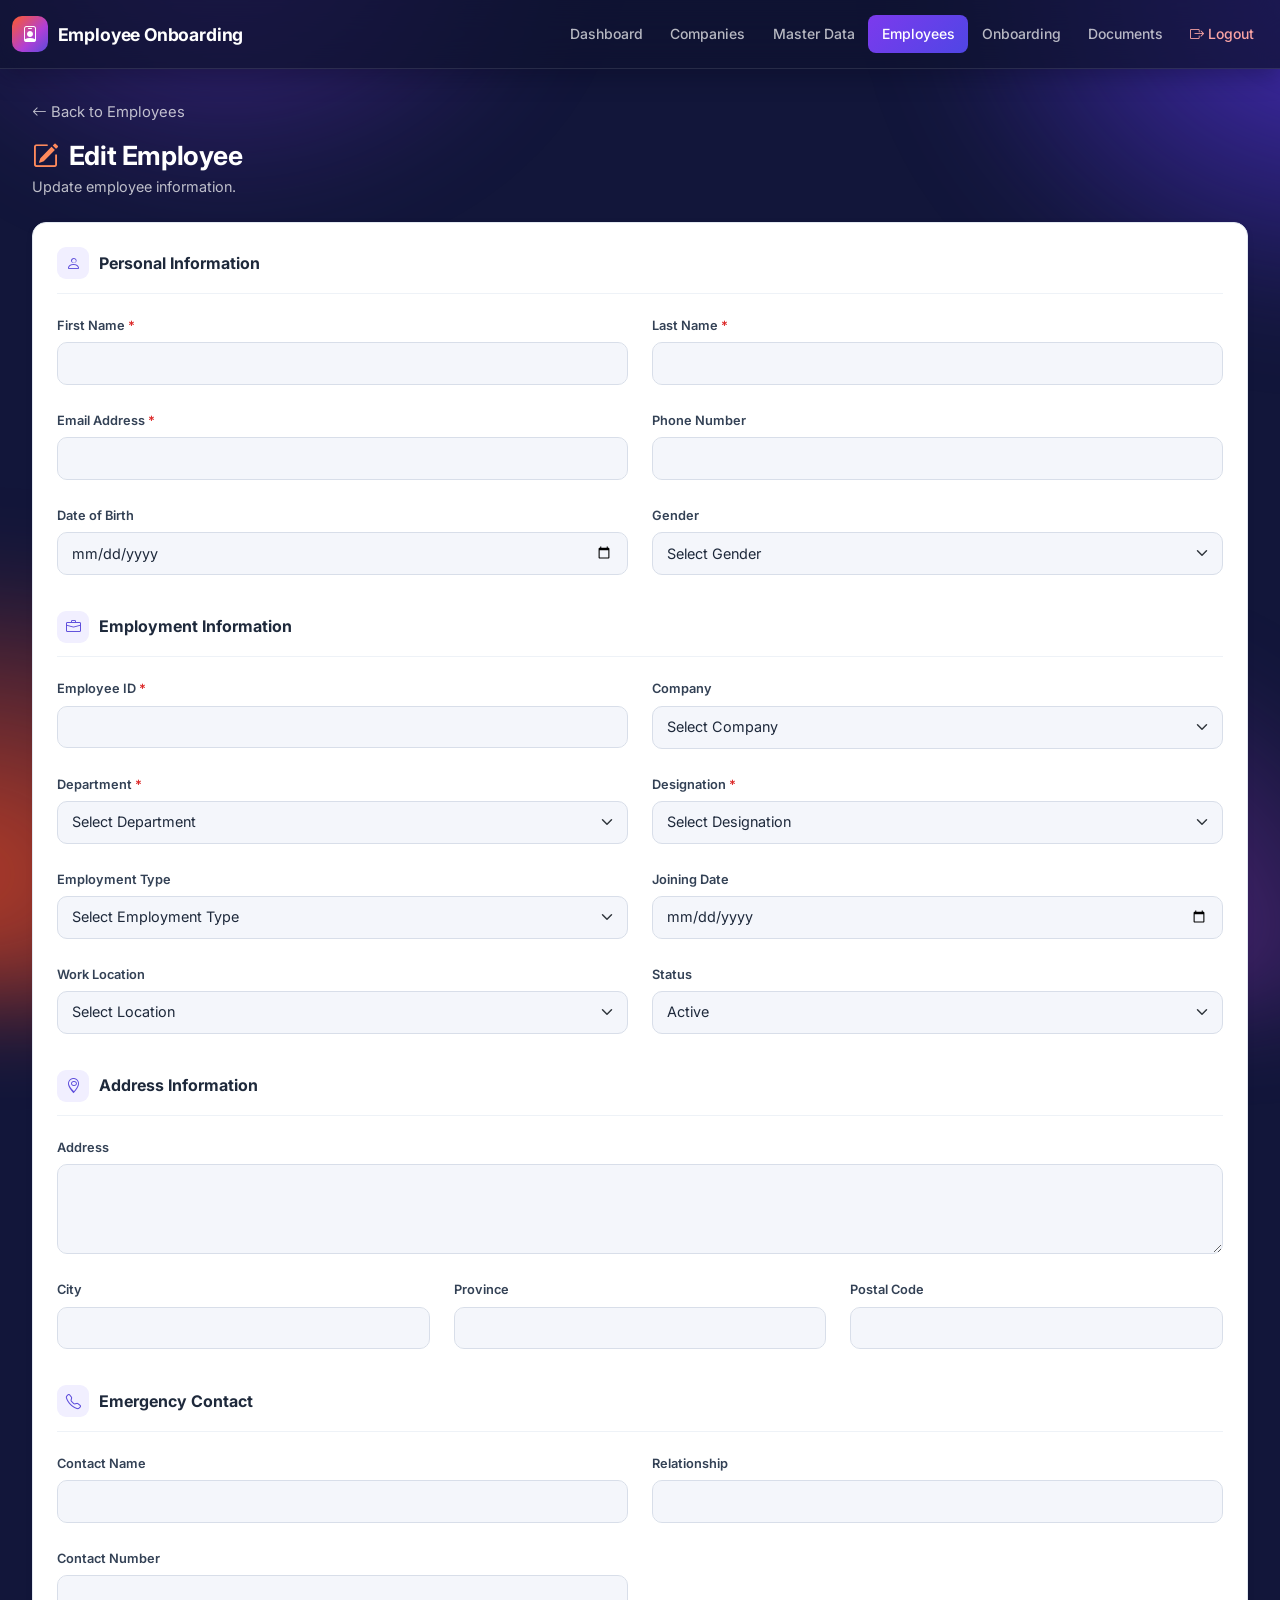
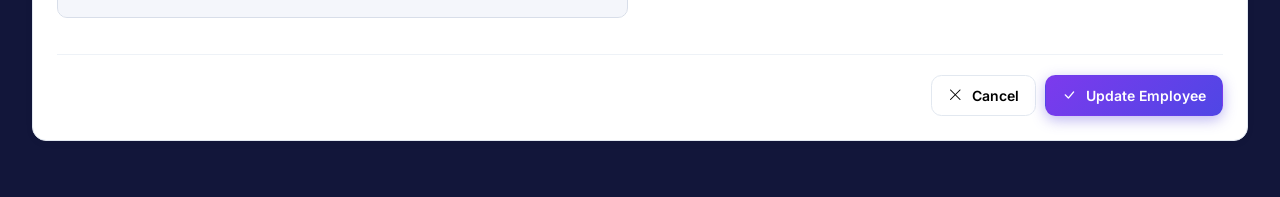
<file: edit-employee.html>
<!DOCTYPE html>
<html lang="en">

<head>
    <meta charset="UTF-8">
    <meta name="viewport" content="width=device-width, initial-scale=1.0">

    <title>Edit Employee - Employee Onboarding System</title>

    <link
        href="https://cdn.jsdelivr.net/npm/bootstrap@5.3.3/dist/css/bootstrap.min.css"
        rel="stylesheet">

    <link
        rel="stylesheet"
        href="https://cdn.jsdelivr.net/npm/bootstrap-icons@1.11.3/font/bootstrap-icons.min.css">

    <link rel="stylesheet" href="./style.css">
</head>

<body>

    <!-- Navbar -->
    <nav class="navbar navbar-expand-lg navbar-dark bg-dark">
        <div class="container-fluid">

            <a class="navbar-brand fw-bold" href="dashboard.html">
                <i class="bi bi-person-badge"></i>
                Employee Onboarding
            </a>

            <button
                class="navbar-toggler"
                type="button"
                data-bs-toggle="collapse"
                data-bs-target="#navbarNav">

                <span class="navbar-toggler-icon"></span>

            </button>

            <div class="collapse navbar-collapse" id="navbarNav">

                <ul class="navbar-nav ms-auto">

                    <li class="nav-item">
                        <a class="nav-link" href="dashboard.html">
                            Dashboard
                        </a>
                    </li>

                    <li class="nav-item">
                        <a class="nav-link" href="companies.html">
                            Companies
                        </a>
                    </li>

                    <li class="nav-item">
                        <a class="nav-link" href="master-data.html">
                            Master Data
                        </a>
                    </li>

                    <li class="nav-item">
                        <a class="nav-link active" href="employees.html">
                            Employees
                        </a>
                    </li>

                    <li class="nav-item">
                        <a class="nav-link" href="onboarding.html">
                            Onboarding
                        </a>
                    </li>

                    <li class="nav-item">
                        <a class="nav-link" href="documents.html">
                            Documents
                        </a>
                    </li>

                    <li class="nav-item">
                        <a class="nav-link text-danger" href="#" onclick="logout()">
                            <i class="bi bi-box-arrow-right"></i>
                            Logout
                        </a>
                    </li>

                </ul>

            </div>
        </div>
    </nav>


    <!-- Main Content -->
    <div class="container-fluid page-content">

        <div class="mb-4">

            <a
                href="employees.html"
                class="text-decoration-none">

                <i class="bi bi-arrow-left"></i>
                Back to Employees

            </a>

            <h2 class="page-heading mt-3">

                <i class="bi bi-pencil-square"></i>
                Edit Employee

            </h2>

            <p class="text-muted mb-0">
                Update employee information.
            </p>

        </div>


        <!-- Employee Form -->

        <div class="card add-employee-card shadow-sm">

            <div class="card-body p-4">

                <form id="editEmployeeForm">

                    <input
                        type="hidden"
                        id="editEmployeeDatabaseId">


                    <!-- Personal Information -->

                    <div class="form-section">

                        <div class="form-section-title">

                            <i class="bi bi-person"></i>

                            Personal Information

                        </div>


                        <div class="row g-4">

                            <div class="col-md-6">

                                <label class="form-label">
                                    First Name
                                    <span class="text-danger">*</span>
                                </label>

                                <input
                                    type="text"
                                    id="editFirstName"
                                    class="form-control"
                                    required>

                            </div>


                            <div class="col-md-6">

                                <label class="form-label">
                                    Last Name
                                    <span class="text-danger">*</span>
                                </label>

                                <input
                                    type="text"
                                    id="editLastName"
                                    class="form-control"
                                    required>

                            </div>


                            <div class="col-md-6">

                                <label class="form-label">
                                    Email Address
                                    <span class="text-danger">*</span>
                                </label>

                                <input
                                    type="email"
                                    id="editEmail"
                                    class="form-control"
                                    required>

                            </div>


                            <div class="col-md-6">

                                <label class="form-label">
                                    Phone Number
                                </label>

                                <input
                                    type="tel"
                                    id="editPhone"
                                    class="form-control">

                            </div>


                            <div class="col-md-6">

                                <label class="form-label">
                                    Date of Birth
                                </label>

                                <input
                                    type="date"
                                    id="editDob"
                                    class="form-control">

                            </div>


                            <div class="col-md-6">

                                <label class="form-label">
                                    Gender
                                </label>

                                <select
                                    id="editGender"
                                    class="form-select">

                                    <option value="">
                                        Select Gender
                                    </option>

                                    <option value="Male">
                                        Male
                                    </option>

                                    <option value="Female">
                                        Female
                                    </option>

                                    <option value="Other">
                                        Other
                                    </option>

                                </select>

                            </div>

                        </div>

                    </div>


                    <!-- Employment Information -->

                    <div class="form-section">

                        <div class="form-section-title">

                            <i class="bi bi-briefcase"></i>

                            Employment Information

                        </div>


                        <div class="row g-4">

                            <div class="col-md-6">

                                <label class="form-label">
                                    Employee ID
                                    <span class="text-danger">*</span>
                                </label>

                                <input
                                    type="number"
                                    id="editEmployeeId"
                                    class="form-control"
                                    required>

                            </div>


                            <div class="col-md-6">

                                <label class="form-label">
                                    Company
                                </label>

                                <select
                                    id="editCompany"
                                    class="form-select">

                                    <option value="">
                                        Select Company
                                    </option>

                                    <option value="ABC Technologies">
                                        ABC Technologies
                                    </option>

                                    <option value="XYZ Solutions">
                                        XYZ Solutions
                                    </option>

                                    <option value="Tech Lanka">
                                        Tech Lanka
                                    </option>

                                </select>

                            </div>


                            <div class="col-md-6">

                                <label class="form-label">
                                    Department
                                    <span class="text-danger">*</span>
                                </label>

                                <select
                                    id="editDepartment"
                                    class="form-select"
                                    required>

                                    <option value="">
                                        Select Department
                                    </option>

                                    <option value="IT">
                                        IT
                                    </option>

                                    <option value="Human Resources">
                                        Human Resources
                                    </option>

                                    <option value="Finance">
                                        Finance
                                    </option>

                                    <option value="Marketing">
                                        Marketing
                                    </option>

                                </select>

                            </div>


                            <div class="col-md-6">

                                <label class="form-label">
                                    Designation
                                    <span class="text-danger">*</span>
                                </label>

                                <select
                                    id="editDesignation"
                                    class="form-select"
                                    required>

                                    <option value="">
                                        Select Designation
                                    </option>

                                    <option value="Software Engineer">
                                        Software Engineer
                                    </option>

                                    <option value="HR Executive">
                                        HR Executive
                                    </option>

                                    <option value="Accountant">
                                        Accountant
                                    </option>

                                    <option value="Marketing Executive">
                                        Marketing Executive
                                    </option>

                                </select>

                            </div>


                            <div class="col-md-6">

                                <label class="form-label">
                                    Employment Type
                                </label>

                                <select
                                    id="editEmploymentType"
                                    class="form-select">

                                    <option value="">
                                        Select Employment Type
                                    </option>

                                    <option value="Full Time">
                                        Full Time
                                    </option>

                                    <option value="Part Time">
                                        Part Time
                                    </option>

                                    <option value="Contract">
                                        Contract
                                    </option>

                                    <option value="Intern">
                                        Intern
                                    </option>

                                </select>

                            </div>


                            <div class="col-md-6">

                                <label class="form-label">
                                    Joining Date
                                </label>

                                <input
                                    type="date"
                                    id="editJoiningDate"
                                    class="form-control">

                            </div>


                            <div class="col-md-6">

                                <label class="form-label">
                                    Work Location
                                </label>

                                <select
                                    id="editLocation"
                                    class="form-select">

                                    <option value="">
                                        Select Location
                                    </option>

                                    <option value="Colombo Office">
                                        Colombo Office
                                    </option>

                                    <option value="Kandy Office">
                                        Kandy Office
                                    </option>

                                    <option value="Galle Office">
                                        Galle Office
                                    </option>

                                    <option value="Remote">
                                        Remote
                                    </option>

                                </select>

                            </div>


                            <div class="col-md-6">

                                <label class="form-label">
                                    Status
                                </label>

                                <select
                                    id="editStatus"
                                    class="form-select">

                                    <option value="Active">
                                        Active
                                    </option>

                                    <option value="Inactive">
                                        Inactive
                                    </option>

                                </select>

                            </div>

                        </div>

                    </div>


                    <!-- Address Information -->

                    <div class="form-section">

                        <div class="form-section-title">

                            <i class="bi bi-geo-alt"></i>

                            Address Information

                        </div>


                        <div class="row g-4">

                            <div class="col-12">

                                <label class="form-label">
                                    Address
                                </label>

                                <textarea
                                    id="editAddress"
                                    class="form-control"
                                    rows="3">
                                </textarea>

                            </div>


                            <div class="col-md-4">

                                <label class="form-label">
                                    City
                                </label>

                                <input
                                    type="text"
                                    id="editCity"
                                    class="form-control">

                            </div>


                            <div class="col-md-4">

                                <label class="form-label">
                                    Province
                                </label>

                                <input
                                    type="text"
                                    id="editProvince"
                                    class="form-control">

                            </div>


                            <div class="col-md-4">

                                <label class="form-label">
                                    Postal Code
                                </label>

                                <input
                                    type="text"
                                    id="editPostalCode"
                                    class="form-control">

                            </div>

                        </div>

                    </div>


                    <!-- Emergency Contact -->

                    <div class="form-section">

                        <div class="form-section-title">

                            <i class="bi bi-telephone"></i>

                            Emergency Contact

                        </div>


                        <div class="row g-4">

                            <div class="col-md-6">

                                <label class="form-label">
                                    Contact Name
                                </label>

                                <input
                                    type="text"
                                    id="editEmergencyName"
                                    class="form-control">

                            </div>


                            <div class="col-md-6">

                                <label class="form-label">
                                    Relationship
                                </label>

                                <input
                                    type="text"
                                    id="editEmergencyRelationship"
                                    class="form-control">

                            </div>


                            <div class="col-md-6">

                                <label class="form-label">
                                    Contact Number
                                </label>

                                <input
                                    type="tel"
                                    id="editEmergencyPhone"
                                    class="form-control">

                            </div>

                        </div>

                    </div>


                    <!-- Buttons -->

                    <div class="form-actions">

                        <a
                            href="employees.html"
                            class="btn btn-light border">

                            <i class="bi bi-x-lg"></i>
                            Cancel

                        </a>


                        <button
                            type="submit"
                            class="btn btn-primary">

                            <i class="bi bi-check-lg"></i>
                            Update Employee

                        </button>

                    </div>

                </form>

            </div>

        </div>

    </div>


  <script src="https://cdn.jsdelivr.net/npm/bootstrap@5.3.3/dist/js/bootstrap.bundle.min.js"></script>
<script src="./app.js"></script>

</body>

</html>
</file>
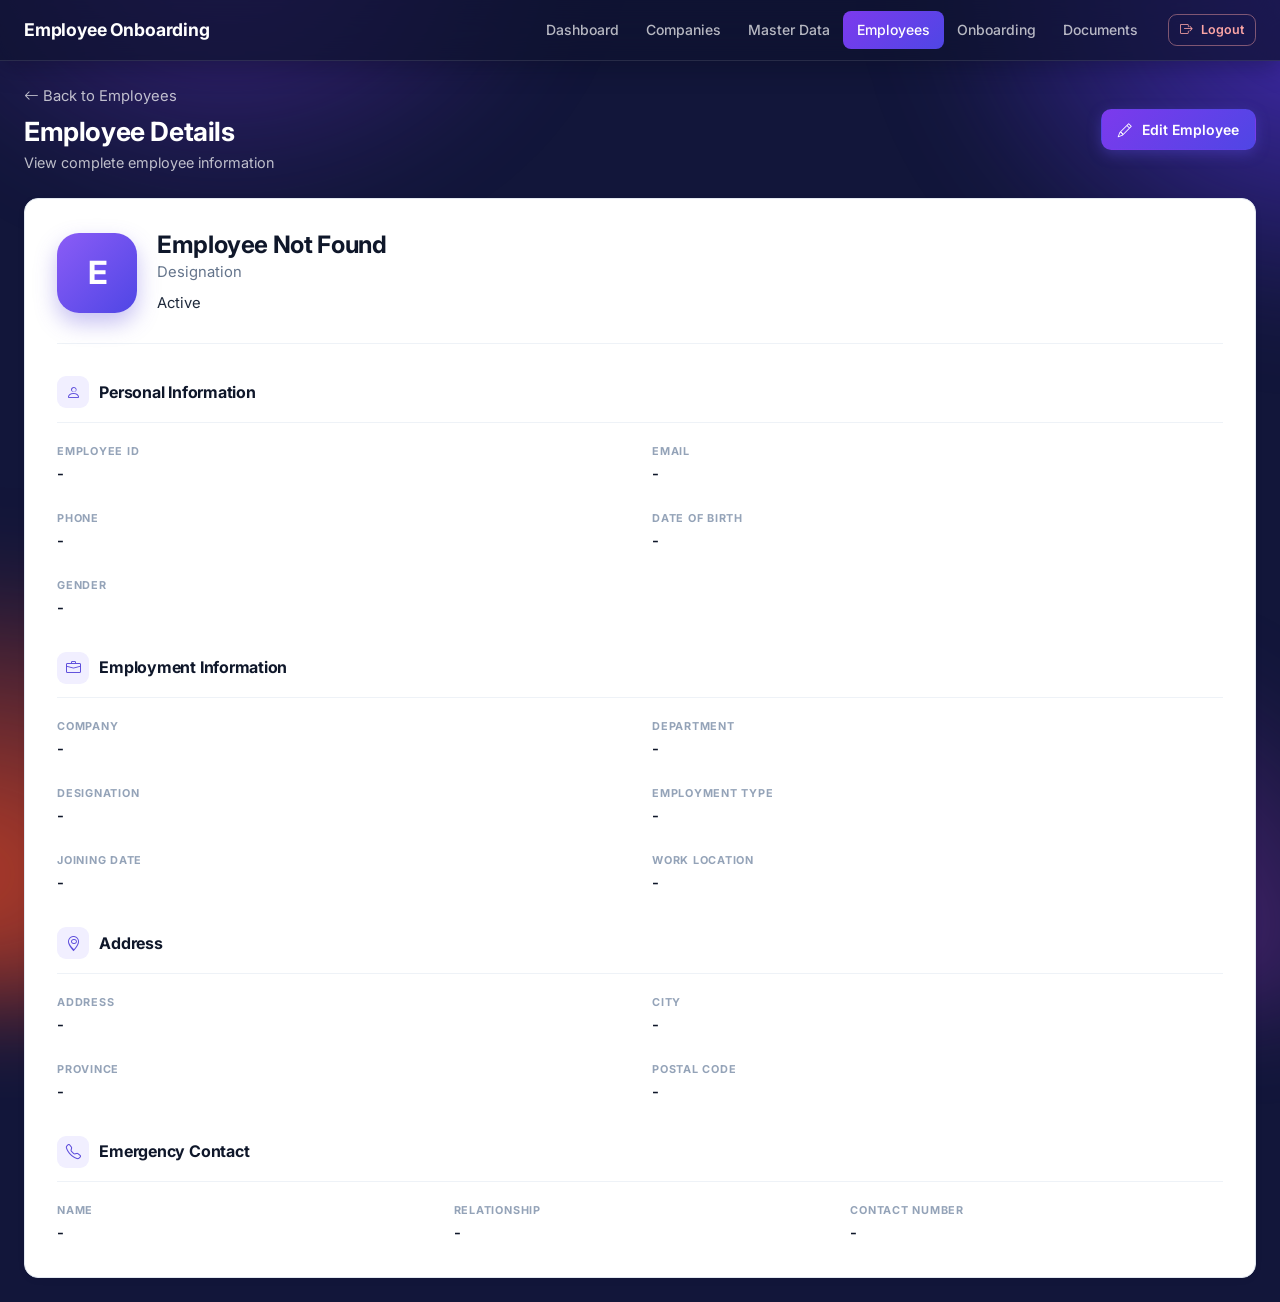
<file: employee-details.html>
<!DOCTYPE html>
<html lang="en">
<head>
    <meta charset="UTF-8">
    <meta name="viewport" content="width=device-width, initial-scale=1.0">

    <title>Employee Details - Employee Onboarding System</title>

    <link
        href="https://cdn.jsdelivr.net/npm/bootstrap@5.3.3/dist/css/bootstrap.min.css"
        rel="stylesheet">

    <link
        rel="stylesheet"
        href="https://cdn.jsdelivr.net/npm/bootstrap-icons@1.11.3/font/bootstrap-icons.min.css">

    <link rel="stylesheet" href="./style.css">
</head>

<body>

<!-- Navbar -->
<nav class="navbar navbar-expand-lg bg-white border-bottom">
    <div class="container-fluid px-4">

        <a class="navbar-brand fw-bold" href="dashboard.html">
            Employee Onboarding
        </a>

        <button class="navbar-toggler" type="button"
                data-bs-toggle="collapse"
                data-bs-target="#navbarNav">
            <span class="navbar-toggler-icon"></span>
        </button>

        <div class="collapse navbar-collapse" id="navbarNav">

            <ul class="navbar-nav ms-auto align-items-lg-center">

                <li class="nav-item">
                    <a class="nav-link" href="dashboard.html">
                        Dashboard
                    </a>
                </li>

                <li class="nav-item">
                    <a class="nav-link" href="companies.html">
                        Companies
                    </a>
                </li>

                <li class="nav-item">
                    <a class="nav-link" href="master-data.html">
                        Master Data
                    </a>
                </li>

                <li class="nav-item">
                    <a class="nav-link active" href="employees.html">
                        Employees
                    </a>
                </li>

                <li class="nav-item">
                    <a class="nav-link" href="onboarding.html">
                        Onboarding
                    </a>
                </li>

                <li class="nav-item">
                    <a class="nav-link" href="documents.html">
                        Documents
                    </a>
                </li>

                <li class="nav-item ms-lg-3">
                    <button class="btn btn-outline-danger btn-sm"
                            onclick="logout()">
                        <i class="bi bi-box-arrow-right"></i>
                        Logout
                    </button>
                </li>

            </ul>

        </div>
    </div>
</nav>


<!-- Main Content -->
<div class="container-fluid px-4 py-4">

    <div class="page-heading mb-4">

        <div>
            <a href="employees.html"
               class="text-decoration-none text-secondary">
                <i class="bi bi-arrow-left"></i>
                Back to Employees
            </a>

            <h2 class="fw-bold mt-2 mb-1">
                Employee Details
            </h2>

            <p class="text-muted mb-0">
                View complete employee information
            </p>
        </div>

        <div>
            <button class="btn btn-primary"
                    id="editEmployeeButton">
                <i class="bi bi-pencil"></i>
                Edit Employee
            </button>
        </div>

    </div>


    <!-- Employee Profile -->
    <div class="employee-details-card">

        <div class="employee-details-header">

            <div class="employee-large-avatar" id="employeeAvatar">
                E
            </div>

            <div>
                <h3 id="employeeName">
                    Employee Name
                </h3>

                <p id="employeeDesignation">
                    Designation
                </p>

                <span id="employeeStatus"
                      class="employee-status-active">
                    Active
                </span>
            </div>

        </div>


        <!-- Personal Information -->
        <div class="details-section">

            <h5 class="details-section-title">
                <i class="bi bi-person"></i>
                Personal Information
            </h5>

            <div class="row g-4">

                <div class="col-md-6">
                    <label>Employee ID</label>
                    <p id="detailEmployeeId">-</p>
                </div>

                <div class="col-md-6">
                    <label>Email</label>
                    <p id="detailEmail">-</p>
                </div>

                <div class="col-md-6">
                    <label>Phone</label>
                    <p id="detailPhone">-</p>
                </div>

                <div class="col-md-6">
                    <label>Date of Birth</label>
                    <p id="detailDob">-</p>
                </div>

                <div class="col-md-6">
                    <label>Gender</label>
                    <p id="detailGender">-</p>
                </div>

            </div>

        </div>


        <!-- Employment Information -->
        <div class="details-section">

            <h5 class="details-section-title">
                <i class="bi bi-briefcase"></i>
                Employment Information
            </h5>

            <div class="row g-4">

                <div class="col-md-6">
                    <label>Company</label>
                    <p id="detailCompany">-</p>
                </div>

                <div class="col-md-6">
                    <label>Department</label>
                    <p id="detailDepartment">-</p>
                </div>

                <div class="col-md-6">
                    <label>Designation</label>
                    <p id="detailDesignation">-</p>
                </div>

                <div class="col-md-6">
                    <label>Employment Type</label>
                    <p id="detailEmploymentType">-</p>
                </div>

                <div class="col-md-6">
                    <label>Joining Date</label>
                    <p id="detailJoiningDate">-</p>
                </div>

                <div class="col-md-6">
                    <label>Work Location</label>
                    <p id="detailLocation">-</p>
                </div>

            </div>

        </div>


        <!-- Address -->
        <div class="details-section">

            <h5 class="details-section-title">
                <i class="bi bi-geo-alt"></i>
                Address
            </h5>

            <div class="row g-4">

                <div class="col-md-6">
                    <label>Address</label>
                    <p id="detailAddress">-</p>
                </div>

                <div class="col-md-6">
                    <label>City</label>
                    <p id="detailCity">-</p>
                </div>

                <div class="col-md-6">
                    <label>Province</label>
                    <p id="detailProvince">-</p>
                </div>

                <div class="col-md-6">
                    <label>Postal Code</label>
                    <p id="detailPostalCode">-</p>
                </div>

            </div>

        </div>


        <!-- Emergency Contact -->
        <div class="details-section">

            <h5 class="details-section-title">
                <i class="bi bi-telephone"></i>
                Emergency Contact
            </h5>

            <div class="row g-4">

                <div class="col-md-4">
                    <label>Name</label>
                    <p id="detailEmergencyName">-</p>
                </div>

                <div class="col-md-4">
                    <label>Relationship</label>
                    <p id="detailEmergencyRelationship">-</p>
                </div>

                <div class="col-md-4">
                    <label>Contact Number</label>
                    <p id="detailEmergencyPhone">-</p>
                </div>

            </div>

        </div>

    </div>

</div>

<script src="https://cdn.jsdelivr.net/npm/bootstrap@5.3.3/dist/js/bootstrap.bundle.min.js"></script>
<script src="./app.js"></script>

</body>
</html>
</file>
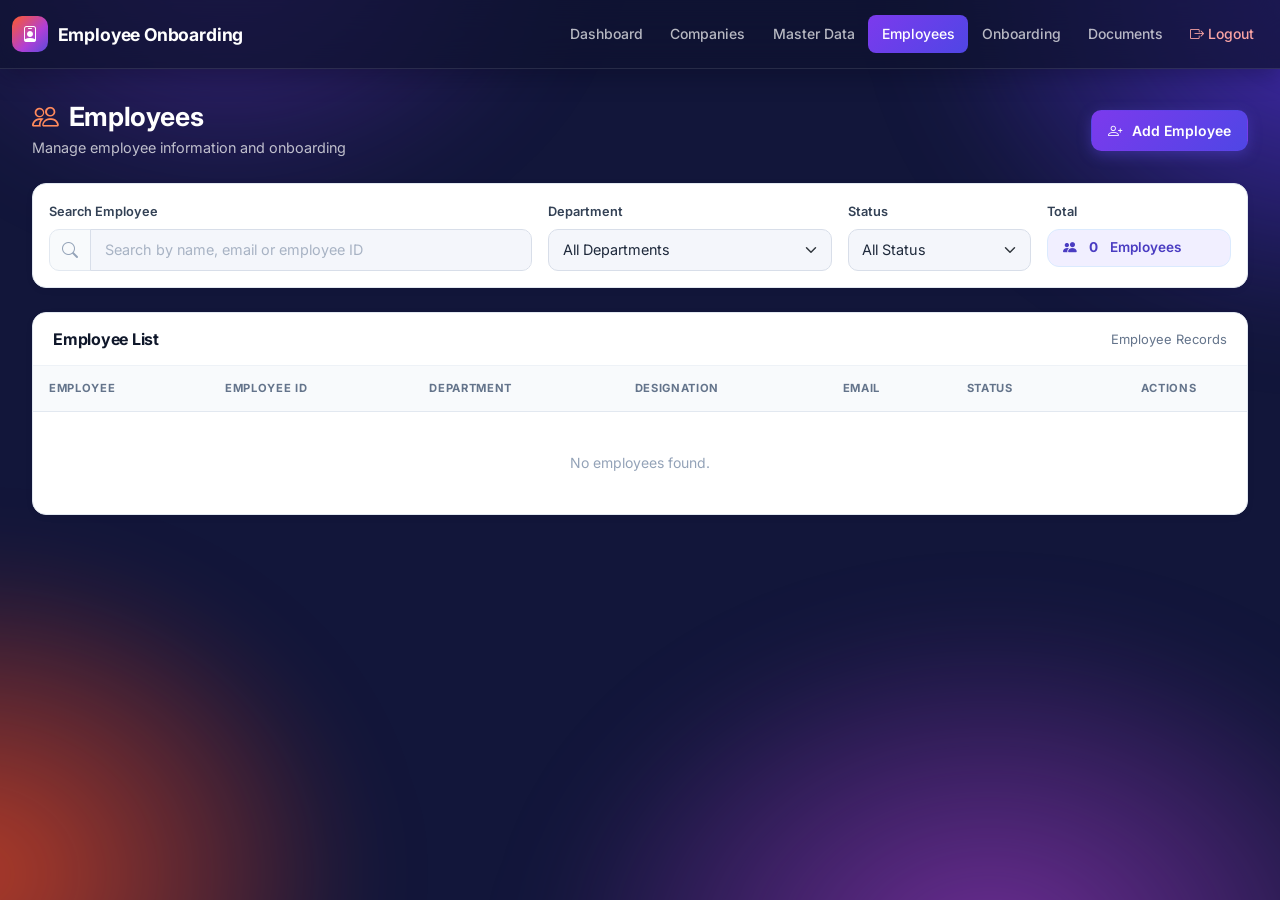
<file: employees.html>
<!DOCTYPE html>
<html lang="en">

<head>
    <meta charset="UTF-8">
    <meta name="viewport" content="width=device-width, initial-scale=1.0">

    <title>Employees - Employee Onboarding System</title>

    <link
        href="https://cdn.jsdelivr.net/npm/bootstrap@5.3.3/dist/css/bootstrap.min.css"
        rel="stylesheet">

    <link
        rel="stylesheet"
        href="https://cdn.jsdelivr.net/npm/bootstrap-icons@1.11.3/font/bootstrap-icons.min.css">

    <link rel="stylesheet" href="./style.css">
</head>

<body>

    <!-- Navbar -->
    <nav class="navbar navbar-expand-lg navbar-dark bg-dark">
        <div class="container-fluid">

            <a class="navbar-brand fw-bold" href="dashboard.html">
                <i class="bi bi-person-badge"></i>
                Employee Onboarding
            </a>

            <button
                class="navbar-toggler"
                type="button"
                data-bs-toggle="collapse"
                data-bs-target="#navbarNav">

                <span class="navbar-toggler-icon"></span>

            </button>

            <div class="collapse navbar-collapse" id="navbarNav">

                <ul class="navbar-nav ms-auto">

                    <li class="nav-item">
                        <a class="nav-link" href="dashboard.html">
                            Dashboard
                        </a>
                    </li>

                    <li class="nav-item">
                        <a class="nav-link" href="companies.html">
                            Companies
                        </a>
                    </li>

                    <li class="nav-item">
                        <a class="nav-link" href="master-data.html">
                            Master Data
                        </a>
                    </li>

                    <li class="nav-item">
                        <a class="nav-link active" href="employees.html">
                            Employees
                        </a>
                    </li>

                    <li class="nav-item">
                        <a class="nav-link" href="onboarding.html">
                            Onboarding
                        </a>
                    </li>

                    <li class="nav-item">
                        <a class="nav-link" href="documents.html">
                            Documents
                        </a>
                    </li>

                    <li class="nav-item">
                        <a class="nav-link text-danger" href="#" onclick="logout()">
                            <i class="bi bi-box-arrow-right"></i>
                            Logout
                        </a>
                    </li>

                </ul>

            </div>
        </div>
    </nav>


    <!-- Main Content -->
    <div class="container-fluid page-content">

        <!-- Heading -->
        <div class="d-flex justify-content-between align-items-center mb-4">

            <div>
                <h2 class="page-heading">
                    <i class="bi bi-people"></i>
                    Employees
                </h2>

                <p class="text-muted mb-0">
                    Manage employee information and onboarding
                </p>
            </div>

            <a
                href="add-employee.html"
                class="btn btn-primary employee-add-btn">

                <i class="bi bi-person-plus"></i>
                Add Employee

            </a>

        </div>


        <!-- Search & Filters -->
        <div class="card employee-filter-card shadow-sm mb-4">

            <div class="card-body">

                <div class="row g-3">

                    <!-- Search -->
                    <div class="col-lg-5 col-md-6">

                        <label class="form-label fw-semibold">
                            Search Employee
                        </label>

                        <div class="input-group">

                            <span class="input-group-text">
                                <i class="bi bi-search"></i>
                            </span>

                            <input
                                type="text"
                                id="employeeSearch"
                                class="form-control employee-search"
                                placeholder="Search by name, email or employee ID">

                        </div>

                    </div>


                    <!-- Department -->
                    <div class="col-lg-3 col-md-6">

                        <label class="form-label fw-semibold">
                            Department
                        </label>

                        <select
                            id="employeeDepartmentFilter"
                            class="form-select">

                            <option value="">
                                All Departments
                            </option>

                            <option value="IT">
                                IT
                            </option>

                            <option value="Human Resources">
                                Human Resources
                            </option>

                            <option value="Finance">
                                Finance
                            </option>

                            <option value="Marketing">
                                Marketing
                            </option>

                        </select>

                    </div>


                    <!-- Status -->
                    <div class="col-lg-2 col-md-6">

                        <label class="form-label fw-semibold">
                            Status
                        </label>

                        <select
                            id="employeeStatusFilter"
                            class="form-select">

                            <option value="">
                                All Status
                            </option>

                            <option value="Active">
                                Active
                            </option>

                            <option value="Inactive">
                                Inactive
                            </option>

                        </select>

                    </div>


                    <!-- Count -->
                    <div class="col-lg-2 col-md-6">

                        <label class="form-label fw-semibold">
                            Total
                        </label>

                        <div class="employee-count-box">

                            <i class="bi bi-people-fill"></i>

                            <span id="employeeCount">
                                0
                            </span>

                            Employees

                        </div>

                    </div>

                </div>

            </div>

        </div>


        <!-- Employee Table -->
        <div class="card employee-table-card shadow-sm">

            <div class="card-header bg-white">

                <div class="d-flex justify-content-between align-items-center">

                    <h5 class="mb-0">
                        Employee List
                    </h5>

                    <span class="text-muted small">
                        Employee Records
                    </span>

                </div>

            </div>


            <div class="card-body p-0">

                <div class="table-responsive">

                    <table class="table table-hover align-middle mb-0 employee-table">

                        <thead>

                            <tr>

                                <th>Employee</th>

                                <th>Employee ID</th>

                                <th>Department</th>

                                <th>Designation</th>

                                <th>Email</th>

                                <th>Status</th>

                                <th class="text-center">
                                    Actions
                                </th>

                            </tr>

                        </thead>

                        <tbody id="employeeTableBody">

                        </tbody>

                    </table>

                </div>

            </div>

        </div>

    </div>


    <!-- Delete Employee Modal -->

    <div
        class="modal fade"
        id="deleteEmployeeModal"
        tabindex="-1">

        <div class="modal-dialog modal-dialog-centered">

            <div class="modal-content">

                <div class="modal-body text-center p-4">

                    <div class="delete-icon mb-3">

                        <i class="bi bi-person-x"></i>

                    </div>

                    <h4>
                        Delete Employee?
                    </h4>

                    <p class="text-muted">
                        Are you sure you want to delete this employee?
                    </p>

                    <div class="mt-4">

                        <button
                            class="btn btn-secondary me-2"
                            data-bs-dismiss="modal">

                            Cancel

                        </button>

                        <button
                            class="btn btn-danger"
                            onclick="confirmDeleteEmployee()">

                            Delete

                        </button>

                    </div>

                </div>

            </div>

        </div>

    </div>


   <script src="https://cdn.jsdelivr.net/npm/bootstrap@5.3.3/dist/js/bootstrap.bundle.min.js"></script>
<script src="./app.js"></script>

</body>

</html>
</file>
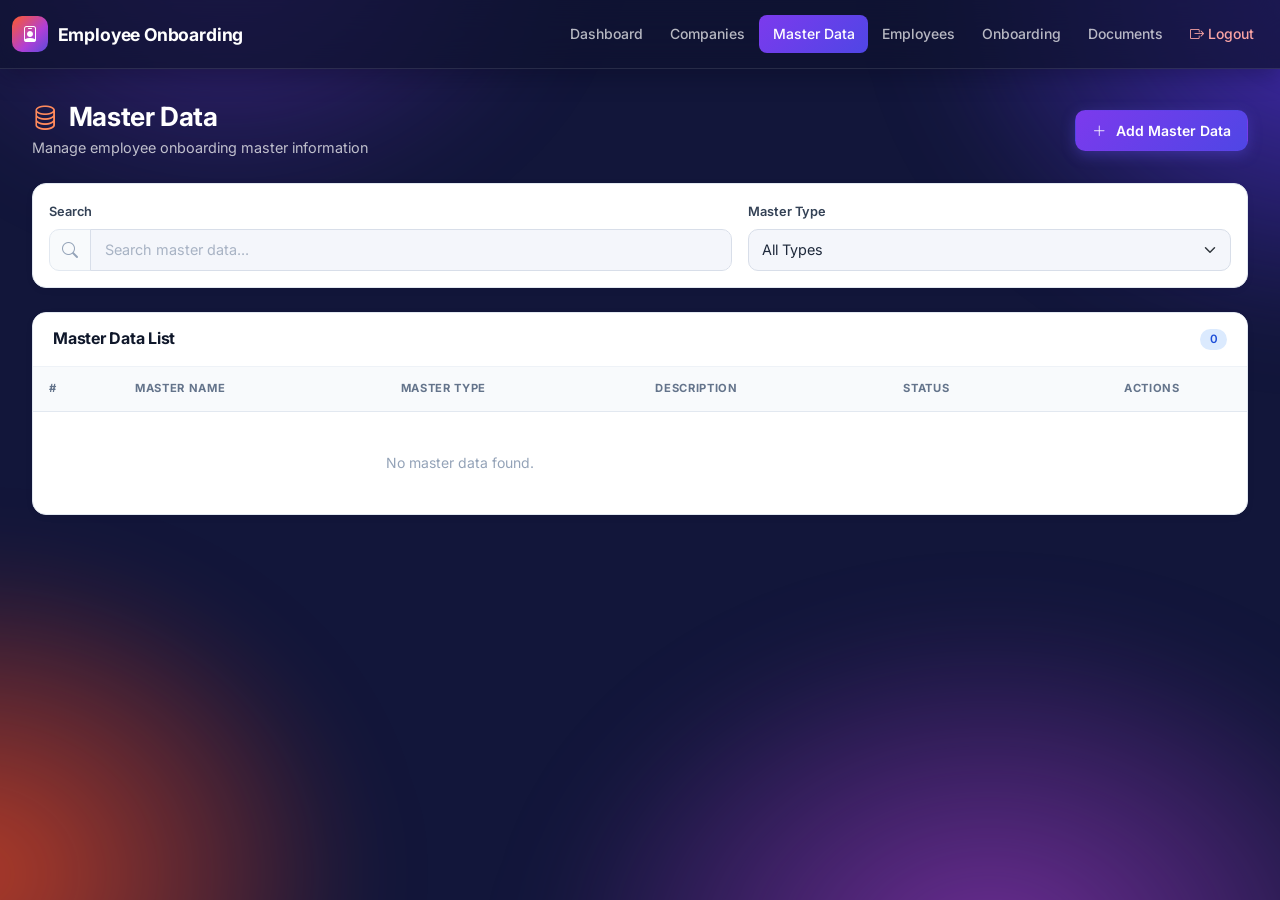
<file: master-data.html>
<!DOCTYPE html>
<html lang="en">
<head>
    <meta charset="UTF-8">
    <meta name="viewport" content="width=device-width, initial-scale=1.0">

    <title>Master Data - Employee Onboarding System</title>

    <link
        href="https://cdn.jsdelivr.net/npm/bootstrap@5.3.3/dist/css/bootstrap.min.css"
        rel="stylesheet">

    <link
        rel="stylesheet"
        href="https://cdn.jsdelivr.net/npm/bootstrap-icons@1.11.3/font/bootstrap-icons.min.css">

    <link rel="stylesheet" href="./style.css">
</head>

<body>

    <!-- Navbar -->
    <nav class="navbar navbar-expand-lg navbar-dark bg-dark">
        <div class="container-fluid">

            <a class="navbar-brand fw-bold" href="dashboard.html">
                <i class="bi bi-person-badge"></i>
                Employee Onboarding
            </a>

            <button
                class="navbar-toggler"
                type="button"
                data-bs-toggle="collapse"
                data-bs-target="#navbarNav">
                <span class="navbar-toggler-icon"></span>
            </button>

            <div class="collapse navbar-collapse" id="navbarNav">

                <ul class="navbar-nav ms-auto">

                    <li class="nav-item">
                        <a class="nav-link" href="dashboard.html">
                            Dashboard
                        </a>
                    </li>

                    <li class="nav-item">
                        <a class="nav-link" href="companies.html">
                            Companies
                        </a>
                    </li>

                    <li class="nav-item">
                        <a class="nav-link active" href="master-data.html">
                            Master Data
                        </a>
                    </li>

                    <li class="nav-item">
                        <a class="nav-link" href="employees.html">
                            Employees
                        </a>
                    </li>

                    <li class="nav-item">
                        <a class="nav-link" href="onboarding.html">
                            Onboarding
                        </a>
                    </li>

                    <li class="nav-item">
                        <a class="nav-link" href="documents.html">
                            Documents
                        </a>
                    </li>

                    <li class="nav-item">
                        <a class="nav-link text-danger" href="#" onclick="logout()">
                            <i class="bi bi-box-arrow-right"></i>
                            Logout
                        </a>
                    </li>

                </ul>

            </div>
        </div>
    </nav>


    <!-- Main Content -->
    <div class="container-fluid page-content">

        <div class="d-flex justify-content-between align-items-center mb-4">

            <div>
                <h2 class="page-heading">
                    <i class="bi bi-database"></i>
                    Master Data
                </h2>

                <p class="text-muted mb-0">
                    Manage employee onboarding master information
                </p>
            </div>

            <button
                class="btn btn-primary"
                onclick="openMasterModal()">

                <i class="bi bi-plus-lg"></i>
                Add Master Data

            </button>

        </div>


        <!-- Search & Filter -->
        <div class="card shadow-sm mb-4">

            <div class="card-body">

                <div class="row g-3">

                    <div class="col-md-7">

                        <label class="form-label fw-semibold">
                            Search
                        </label>

                        <div class="input-group">

                            <span class="input-group-text">
                                <i class="bi bi-search"></i>
                            </span>

                            <input
                                type="text"
                                id="masterSearch"
                                class="form-control"
                                placeholder="Search master data...">

                        </div>

                    </div>


                    <div class="col-md-5">

                        <label class="form-label fw-semibold">
                            Master Type
                        </label>

                        <select
                            id="masterTypeFilter"
                            class="form-select">

                            <option value="">All Types</option>
                            <option value="Department">Department</option>
                            <option value="Designation">Designation</option>
                            <option value="Employment Type">Employment Type</option>
                            <option value="Work Location">Work Location</option>
                            <option value="Document Type">Document Type</option>

                        </select>

                    </div>

                </div>

            </div>

        </div>


        <!-- Master Data Table -->
        <div class="card shadow-sm">

            <div class="card-header bg-white d-flex justify-content-between">

                <h5 class="mb-0">
                    Master Data List
                </h5>

                <span
                    id="masterCount"
                    class="badge bg-primary">
                    0 Records
                </span>

            </div>


            <div class="card-body p-0">

                <div class="table-responsive">

                    <table class="table table-hover align-middle mb-0">

                        <thead class="table-light">

                            <tr>

                                <th>#</th>
                                <th>Master Name</th>
                                <th>Master Type</th>
                                <th>Description</th>
                                <th>Status</th>
                                <th class="text-center">Actions</th>

                            </tr>

                        </thead>

                        <tbody id="masterTableBody">

                        </tbody>

                    </table>

                </div>

            </div>

        </div>

    </div>


    <!-- Add/Edit Modal -->
    <div
        class="modal fade"
        id="masterModal"
        tabindex="-1">

        <div class="modal-dialog">

            <div class="modal-content">

                <div class="modal-header">

                    <h5 class="modal-title" id="masterModalTitle">
                        Add Master Data
                    </h5>

                    <button
                        type="button"
                        class="btn-close"
                        data-bs-dismiss="modal">
                    </button>

                </div>


                <form id="masterForm">

                    <div class="modal-body">

                        <input
                            type="hidden"
                            id="masterId">


                        <div class="mb-3">

                            <label class="form-label">
                                Master Name
                            </label>

                            <input
                                type="text"
                                id="masterName"
                                class="form-control"
                                placeholder="Enter master name"
                                required>

                        </div>


                        <div class="mb-3">

                            <label class="form-label">
                                Master Type
                            </label>

                            <select
                                id="masterType"
                                class="form-select"
                                required>

                                <option value="">
                                    Select Type
                                </option>

                                <option value="Department">
                                    Department
                                </option>

                                <option value="Designation">
                                    Designation
                                </option>

                                <option value="Employment Type">
                                    Employment Type
                                </option>

                                <option value="Work Location">
                                    Work Location
                                </option>

                                <option value="Document Type">
                                    Document Type
                                </option>

                            </select>

                        </div>


                        <div class="mb-3">

                            <label class="form-label">
                                Description
                            </label>

                            <textarea
                                id="masterDescription"
                                class="form-control"
                                rows="3"
                                placeholder="Enter description">
                            </textarea>

                        </div>


                        <div class="mb-3">

                            <label class="form-label">
                                Status
                            </label>

                            <select
                                id="masterStatus"
                                class="form-select">

                                <option value="Active">
                                    Active
                                </option>

                                <option value="Inactive">
                                    Inactive
                                </option>

                            </select>

                        </div>

                    </div>


                    <div class="modal-footer">

                        <button
                            type="button"
                            class="btn btn-secondary"
                            data-bs-dismiss="modal">

                            Cancel

                        </button>

                        <button
                            type="submit"
                            class="btn btn-primary">

                            <i class="bi bi-check-lg"></i>
                            Save

                        </button>

                    </div>

                </form>

            </div>

        </div>

    </div>


    <!-- Delete Modal -->
    <div
        class="modal fade"
        id="deleteMasterModal"
        tabindex="-1">

        <div class="modal-dialog modal-dialog-centered">

            <div class="modal-content">

                <div class="modal-body text-center p-4">

                    <div class="delete-icon mb-3">
                        <i class="bi bi-trash"></i>
                    </div>

                    <h4>Delete Master Data?</h4>

                    <p class="text-muted">
                        Are you sure you want to delete this record?
                    </p>

                    <div class="mt-4">

                        <button
                            class="btn btn-secondary me-2"
                            data-bs-dismiss="modal">

                            Cancel

                        </button>

                        <button
                            class="btn btn-danger"
                            onclick="confirmDeleteMaster()">

                            Delete

                        </button>

                    </div>

                </div>

            </div>

        </div>

    </div>


    <script src="https://cdn.jsdelivr.net/npm/bootstrap@5.3.3/dist/js/bootstrap.bundle.min.js"></script>
<script src="./app.js"></script>

</body>
</html>
</file>
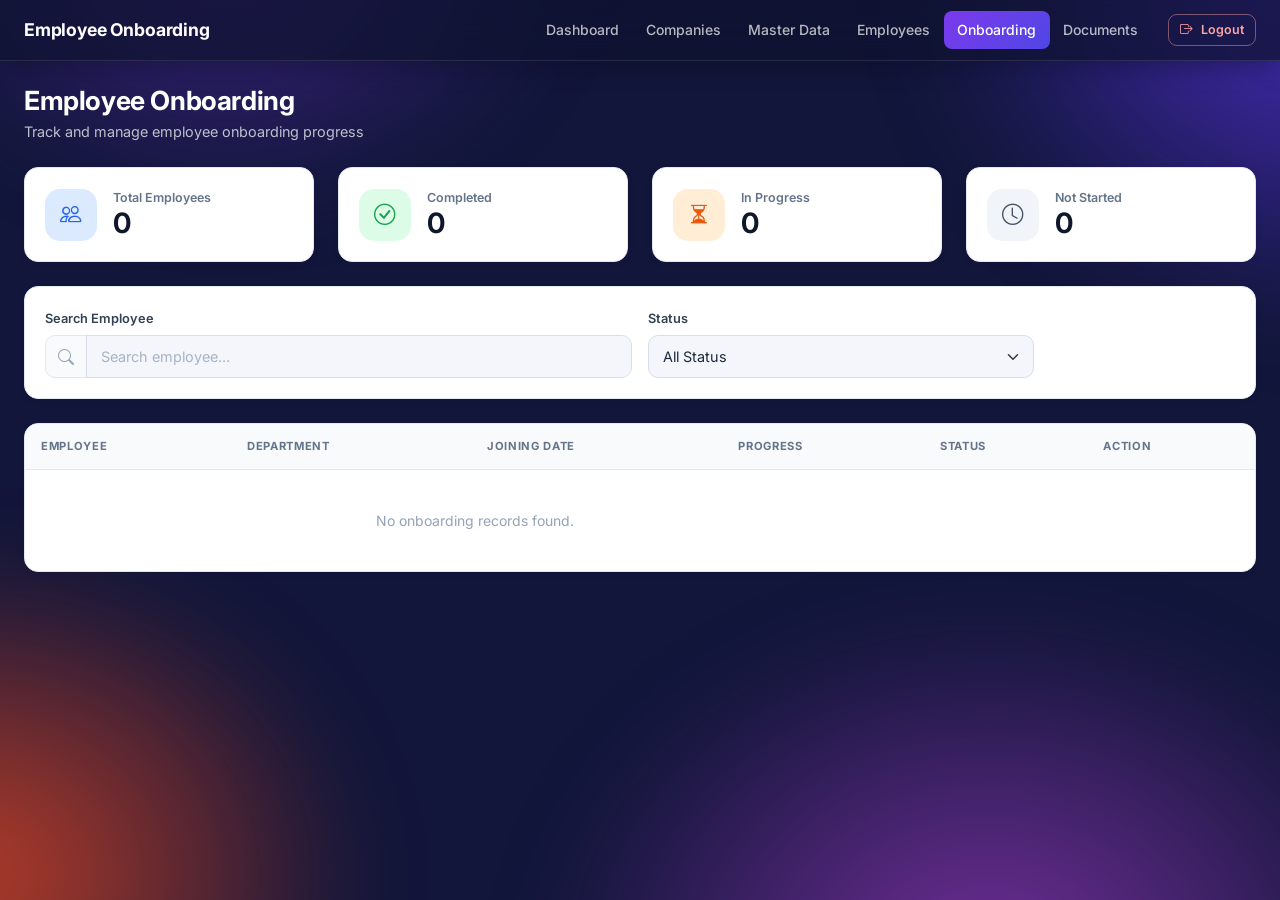
<file: onboarding.html>
<!DOCTYPE html>
<html lang="en">
<head>
    <meta charset="UTF-8">
    <meta name="viewport" content="width=device-width, initial-scale=1.0">

    <title>Onboarding - Employee Onboarding System</title>

    <link
        href="https://cdn.jsdelivr.net/npm/bootstrap@5.3.3/dist/css/bootstrap.min.css"
        rel="stylesheet">

    <link
        rel="stylesheet"
        href="https://cdn.jsdelivr.net/npm/bootstrap-icons@1.11.3/font/bootstrap-icons.min.css">

    <link rel="stylesheet" href="./style.css">
</head>

<body>

<nav class="navbar navbar-expand-lg bg-white border-bottom">
    <div class="container-fluid px-4">

        <a class="navbar-brand fw-bold" href="dashboard.html">
            Employee Onboarding
        </a>

        <button class="navbar-toggler" type="button"
                data-bs-toggle="collapse"
                data-bs-target="#navbarNav">
            <span class="navbar-toggler-icon"></span>
        </button>

        <div class="collapse navbar-collapse" id="navbarNav">

            <ul class="navbar-nav ms-auto align-items-lg-center">

                <li class="nav-item">
                    <a class="nav-link" href="dashboard.html">Dashboard</a>
                </li>

                <li class="nav-item">
                    <a class="nav-link" href="companies.html">Companies</a>
                </li>

                <li class="nav-item">
                    <a class="nav-link" href="master-data.html">Master Data</a>
                </li>

                <li class="nav-item">
                    <a class="nav-link" href="employees.html">Employees</a>
                </li>

                <li class="nav-item">
                    <a class="nav-link active" href="onboarding.html">
                        Onboarding
                    </a>
                </li>

                <li class="nav-item">
                    <a class="nav-link" href="documents.html">Documents</a>
                </li>

                <li class="nav-item ms-lg-3">
                    <button class="btn btn-outline-danger btn-sm"
                            onclick="logout()">
                        <i class="bi bi-box-arrow-right"></i>
                        Logout
                    </button>
                </li>

            </ul>

        </div>
    </div>
</nav>


<div class="container-fluid px-4 py-4">

    <div class="page-heading mb-4">

        <div>
            <h2 class="fw-bold mb-1">Employee Onboarding</h2>

            <p class="text-muted mb-0">
                Track and manage employee onboarding progress
            </p>
        </div>

    </div>


    <!-- Summary Cards -->

    <div class="row g-4 mb-4">

        <div class="col-md-6 col-xl-3">

            <div class="onboarding-summary-card">

                <div class="onboarding-summary-icon">
                    <i class="bi bi-people"></i>
                </div>

                <div>
                    <span>Total Employees</span>
                    <h3 id="totalOnboarding">0</h3>
                </div>

            </div>

        </div>


        <div class="col-md-6 col-xl-3">

            <div class="onboarding-summary-card">

                <div class="onboarding-summary-icon">
                    <i class="bi bi-check-circle"></i>
                </div>

                <div>
                    <span>Completed</span>
                    <h3 id="completedOnboarding">0</h3>
                </div>

            </div>

        </div>


        <div class="col-md-6 col-xl-3">

            <div class="onboarding-summary-card">

                <div class="onboarding-summary-icon">
                    <i class="bi bi-hourglass-split"></i>
                </div>

                <div>
                    <span>In Progress</span>
                    <h3 id="progressOnboarding">0</h3>
                </div>

            </div>

        </div>


        <div class="col-md-6 col-xl-3">

            <div class="onboarding-summary-card">

                <div class="onboarding-summary-icon">
                    <i class="bi bi-clock"></i>
                </div>

                <div>
                    <span>Not Started</span>
                    <h3 id="pendingOnboarding">0</h3>
                </div>

            </div>

        </div>

    </div>


    <!-- Filter -->

    <div class="onboarding-filter-card mb-4">

        <div class="row g-3 align-items-end">

            <div class="col-md-6">

                <label class="form-label">
                    Search Employee
                </label>

                <div class="input-group">

                    <span class="input-group-text">
                        <i class="bi bi-search"></i>
                    </span>

                    <input
                        type="text"
                        id="onboardingSearch"
                        class="form-control"
                        placeholder="Search employee...">

                </div>

            </div>


            <div class="col-md-4">

                <label class="form-label">
                    Status
                </label>

                <select id="onboardingStatusFilter"
                        class="form-select">

                    <option value="">All Status</option>
                    <option value="Not Started">Not Started</option>
                    <option value="In Progress">In Progress</option>
                    <option value="Completed">Completed</option>

                </select>

            </div>

        </div>

    </div>


    <!-- Onboarding Table -->

    <div class="onboarding-table-card">

        <div class="table-responsive">

            <table class="table table-hover align-middle mb-0">

                <thead>

                    <tr>
                        <th>Employee</th>
                        <th>Department</th>
                        <th>Joining Date</th>
                        <th>Progress</th>
                        <th>Status</th>
                        <th>Action</th>
                    </tr>

                </thead>

                <tbody id="onboardingTableBody">
                </tbody>

            </table>

        </div>

    </div>

</div>


<!-- Onboarding Modal -->

<div class="modal fade" id="onboardingModal" tabindex="-1">

    <div class="modal-dialog modal-lg modal-dialog-centered">

        <div class="modal-content">

            <div class="modal-header">

                <h5 class="modal-title">
                    <i class="bi bi-list-check"></i>
                    Onboarding Checklist
                </h5>

                <button type="button"
                        class="btn-close"
                        data-bs-dismiss="modal">
                </button>

            </div>


            <div class="modal-body">

                <div class="onboarding-employee-info mb-4">

                    <h5 id="modalEmployeeName">
                        Employee Name
                    </h5>

                    <p id="modalEmployeeDetails">
                        Employee details
                    </p>

                </div>


                <div class="mb-4">

                    <div class="d-flex justify-content-between mb-2">

                        <strong>Overall Progress</strong>

                        <strong id="modalProgress">
                            0%
                        </strong>

                    </div>

                    <div class="progress"
                         style="height: 10px;">

                        <div
                            id="modalProgressBar"
                            class="progress-bar"
                            role="progressbar"
                            style="width: 0%">
                        </div>

                    </div>

                </div>


                <div class="onboarding-checklist">

                    <div class="checklist-item">

                        <label>
                            <input type="checkbox"
                                   class="onboarding-task"
                                   data-task="documents">
                            <span>
                                Submit required documents
                            </span>
                        </label>

                    </div>


                    <div class="checklist-item">

                        <label>
                            <input type="checkbox"
                                   class="onboarding-task"
                                   data-task="account">
                            <span>
                                Create employee account
                            </span>
                        </label>

                    </div>


                    <div class="checklist-item">

                        <label>
                            <input type="checkbox"
                                   class="onboarding-task"
                                   data-task="equipment">
                            <span>
                                Allocate equipment
                            </span>
                        </label>

                    </div>


                    <div class="checklist-item">

                        <label>
                            <input type="checkbox"
                                   class="onboarding-task"
                                   data-task="orientation">
                            <span>
                                Complete orientation
                            </span>
                        </label>

                    </div>


                    <div class="checklist-item">

                        <label>
                            <input type="checkbox"
                                   class="onboarding-task"
                                   data-task="training">
                            <span>
                                Complete initial training
                            </span>
                        </label>

                    </div>

                </div>

            </div>


            <div class="modal-footer">

                <button type="button"
                        class="btn btn-secondary"
                        data-bs-dismiss="modal">
                    Close
                </button>

                <button type="button"
                        class="btn btn-primary"
                        onclick="saveOnboardingProgress()">
                    <i class="bi bi-check-lg"></i>
                    Save Progress
                </button>

            </div>

        </div>

    </div>

</div>


<script src="https://cdn.jsdelivr.net/npm/bootstrap@5.3.3/dist/js/bootstrap.bundle.min.js"></script>
<script src="./app.js"></script>

</body>
</html>
</file>
<file: style.css>
@import url("https://fonts.googleapis.com/css2?family=Inter:wght@400;500;600;700&display=swap");



:root {
    --primary: #5b4bdb;
    --primary-dark: #4a3cc2;
    --primary-soft: #f1efff;

    --success: #16a34a;
    --success-soft: #dcfce7;
    --warning: #d97706;
    --warning-soft: #fef3c7;
    --danger: #dc2626;
    --danger-soft: #fee2e2;

    --ink: #0f172a;
    --text: #1e293b;
    --muted: #64748b;
    --subtle: #94a3b8;

    --bg: #f4f6fb;
    --surface: #ffffff;
    --surface-2: #f8fafc;
    --border: #e2e8f0;
    --border-soft: #eef2f7;

    --nav-bg: rgba(14, 18, 48, .72);
    --space: #12163a;

    --radius: 14px;
    --shadow-sm: 0 1px 2px rgba(15, 23, 42, .04), 0 2px 8px rgba(15, 23, 42, .04);
    --shadow-md: 0 8px 24px rgba(15, 23, 42, .08);

    /* Bootstrap variable overrides */
    --bs-body-font-family: "Inter", system-ui, -apple-system, "Segoe UI", Roboto, Arial, sans-serif;
    --bs-body-bg: var(--bg);
    --bs-body-color: var(--text);
    --bs-primary: var(--primary);
    --bs-primary-rgb: 91, 75, 219;
    --bs-border-color: var(--border);
    --bs-border-radius: .625rem;
    --bs-border-radius-sm: .5rem;
    --bs-border-radius-lg: .9rem;
    --bs-box-shadow-sm: var(--shadow-sm);
}


/* =========================================================
   2. BASE
   ========================================================= */

html {
    scroll-behavior: smooth;
}

body {
    min-height: 100vh;
    background: var(--space);
    font-size: .925rem;
    line-height: 1.55;
    -webkit-font-smoothing: antialiased;
}

/* blurred orange / purple / indigo glows (fixed behind everything) */
body::before {
    content: "";
    position: fixed;
    inset: -12%;
    z-index: -1;
    pointer-events: none;
    background:
        radial-gradient(560px 460px at 8% 88%,  rgba(255, 77, 31, .72), transparent 70%),
        radial-gradient(600px 500px at 94% 8%,  rgba(88, 52, 230, .80), transparent 70%),
        radial-gradient(640px 500px at 72% 96%, rgba(176, 63, 214, .62), transparent 70%),
        radial-gradient(500px 400px at 24% 4%,  rgba(124, 58, 237, .42), transparent 70%);
    filter: blur(45px);
}

a {
    text-decoration: none;
}

h1, h2, h3, h4, h5, h6 {
    color: var(--ink);
    letter-spacing: -.015em;
}

h2 {
    font-size: 1.65rem;
    font-weight: 700;
}

.text-muted {
    color: var(--muted) !important;
}

::selection {
    background: #bfdbfe;
}

:focus-visible {
    outline: 2px solid #93c5fd;
    outline-offset: 2px;
}


/* =========================================================
   3. NAVBAR  (same dark look on every page)
   ========================================================= */

.navbar {
    --bs-navbar-toggler-icon-bg: url("data:image/svg+xml,%3csvg xmlns='http://www.w3.org/2000/svg' viewBox='0 0 30 30'%3e%3cpath stroke='rgba%28255,255,255,0.85%29' stroke-linecap='round' stroke-miterlimit='10' stroke-width='2' d='M4 7h22M4 15h22M4 23h22'/%3e%3c/svg%3e");
    background: var(--nav-bg) !important;
    backdrop-filter: blur(16px);
    -webkit-backdrop-filter: blur(16px);
    border-bottom: 1px solid rgba(255, 255, 255, .1) !important;
    padding: .7rem 0;
    position: sticky;
    top: 0;
    z-index: 1030;
    box-shadow: 0 6px 24px rgba(5, 8, 30, .35);
}

.navbar .container-fluid {
    max-width: 1440px;
}

.navbar-brand {
    display: flex;
    align-items: center;
    gap: .6rem;
    font-size: 1.1rem;
    font-weight: 700;
    letter-spacing: -.01em;
    color: #ffffff !important;
}

.navbar-brand i {
    width: 36px;
    height: 36px;
    display: grid;
    place-items: center;
    border-radius: 10px;
    background: linear-gradient(135deg, #ff5a2a, #b03fd6 60%, #5b4bdb);
    font-size: 1rem;
    margin: 0 !important;
}

.navbar-toggler {
    border-color: rgba(255, 255, 255, .25);
}

.navbar-toggler:focus {
    box-shadow: 0 0 0 3px rgba(147, 197, 253, .4);
}

.navbar .nav-link {
    color: rgba(255, 255, 255, .7) !important;
    font-size: .875rem;
    font-weight: 500;
    padding: .5rem .85rem !important;
    border-radius: 8px;
    transition: background .2s ease, color .2s ease;
}

.navbar .nav-link:hover {
    color: #ffffff !important;
    background: rgba(255, 255, 255, .08);
}

.navbar .nav-link.active {
    color: #ffffff !important;
    background: linear-gradient(135deg, #7c3aed, #4f46e5);
}

.navbar .nav-link.text-danger {
    color: #fca5a5 !important;
}

.navbar .nav-link.text-danger:hover {
    background: rgba(220, 38, 38, .2);
    color: #fecaca !important;
}

.navbar .btn-outline-danger,
.navbar .btn-danger {
    --bs-btn-color: #fca5a5;
    --bs-btn-border-color: rgba(252, 165, 165, .45);
    --bs-btn-bg: transparent;
    --bs-btn-hover-color: #ffffff;
    --bs-btn-hover-bg: var(--danger);
    --bs-btn-hover-border-color: var(--danger);
    --bs-btn-active-bg: #b91c1c;
    --bs-btn-active-border-color: #b91c1c;
    --bs-btn-active-color: #ffffff;
}

@media (max-width: 991.98px) {
    .navbar-collapse {
        margin-top: .75rem;
        padding-top: .75rem;
        border-top: 1px solid rgba(255, 255, 255, .1);
    }
}


/* =========================================================
   4. PAGE LAYOUT
   ========================================================= */

body > .container-fluid,
main.container-fluid {
    max-width: 1440px;
    margin-inline: auto;
}

.page-content {
    padding: 2rem 2rem 3.5rem;
}

/* heading used as a flex row (div) ... */
div.page-heading {
    display: flex;
    align-items: center;
    justify-content: space-between;
    flex-wrap: wrap;
    gap: 1rem;
}

/* ... or directly on an h2 (employees / master data) */
h2.page-heading {
    font-size: 1.65rem;
    font-weight: 700;
    margin-bottom: .25rem;
}

.page-heading h2 {
    margin-bottom: .25rem;
}

.page-heading p,
.page-content > div p.text-muted {
    font-size: .9rem;
}

.page-heading h2 i,
h2.page-heading i {
    color: var(--primary);
    margin-right: .35rem;
}


/* headings that sit directly on the dark background */
:is(.page-content, body > .container-fluid) > div:first-child :is(h1, h2, p, a:not(.btn)) {
    color: #ffffff !important;
}

:is(.page-content, body > .container-fluid) > div:first-child :is(p, a:not(.btn)) {
    color: rgba(255, 255, 255, .72) !important;
}

:is(.page-content, body > .container-fluid) > div:first-child :is(h2) i {
    color: #ff8a5c;
}

:is(.page-content, body > .container-fluid) > div:first-child a:not(.btn):hover {
    color: #ffffff !important;
}


/* =========================================================
   5. BUTTONS
   ========================================================= */

.btn {
    --bs-btn-border-radius: .65rem;
    --bs-btn-font-weight: 600;
    --bs-btn-font-size: .875rem;
    --bs-btn-padding-x: 1rem;
    --bs-btn-padding-y: .55rem;
    transition: background .2s ease, border-color .2s ease, color .2s ease,
                transform .15s ease, box-shadow .2s ease;
}

.btn:active {
    transform: translateY(1px);
}

.btn > i.bi:not([class*="me-"]) {
    margin-right: .35rem;
}

.btn-sm {
    --bs-btn-padding-x: .7rem;
    --bs-btn-padding-y: .35rem;
    --bs-btn-font-size: .78rem;
    --bs-btn-border-radius: .55rem;
}

.btn-primary {
    --bs-btn-bg: var(--primary);
    --bs-btn-border-color: var(--primary);
    --bs-btn-hover-bg: var(--primary-dark);
    --bs-btn-hover-border-color: transparent;
    --bs-btn-active-bg: #4338ca;
    --bs-btn-active-border-color: transparent;
    --bs-btn-focus-shadow-rgb: 91, 75, 219;
    background-image: linear-gradient(135deg, #7c3aed, #4f46e5);
    border-color: transparent;
    box-shadow: 0 4px 14px rgba(91, 75, 219, .4);
}

.btn-primary:hover {
    filter: brightness(1.08);
    box-shadow: 0 8px 20px rgba(91, 75, 219, .5);
}

.btn-secondary {
    --bs-btn-color: #334155;
    --bs-btn-bg: #f1f5f9;
    --bs-btn-border-color: var(--border);
    --bs-btn-hover-color: var(--ink);
    --bs-btn-hover-bg: #e2e8f0;
    --bs-btn-hover-border-color: #cbd5e1;
    --bs-btn-active-color: var(--ink);
    --bs-btn-active-bg: #cbd5e1;
    --bs-btn-active-border-color: #cbd5e1;
}

.btn-light {
    --bs-btn-bg: var(--surface);
    --bs-btn-border-color: var(--border);
    --bs-btn-hover-bg: #f1f5f9;
    --bs-btn-hover-border-color: #cbd5e1;
}

.btn-warning {
    --bs-btn-color: #92400e;
    --bs-btn-bg: var(--warning-soft);
    --bs-btn-border-color: #fde68a;
    --bs-btn-hover-color: #78350f;
    --bs-btn-hover-bg: #fde68a;
    --bs-btn-hover-border-color: #fcd34d;
    --bs-btn-active-color: #78350f;
    --bs-btn-active-bg: #fcd34d;
    --bs-btn-active-border-color: #fbbf24;
}

.btn-outline-primary {
    --bs-btn-color: var(--primary);
    --bs-btn-border-color: #bfdbfe;
    --bs-btn-hover-bg: var(--primary);
    --bs-btn-hover-border-color: var(--primary);
}

.btn-outline-warning {
    --bs-btn-color: #b45309;
    --bs-btn-border-color: #fcd34d;
    --bs-btn-hover-color: #ffffff;
    --bs-btn-hover-bg: #f59e0b;
    --bs-btn-hover-border-color: #f59e0b;
    --bs-btn-active-color: #ffffff;
    --bs-btn-active-bg: #d97706;
    --bs-btn-active-border-color: #d97706;
}

.btn-outline-danger {
    --bs-btn-color: var(--danger);
    --bs-btn-border-color: #fecaca;
    --bs-btn-hover-bg: var(--danger);
    --bs-btn-hover-border-color: var(--danger);
}


/* =========================================================
   6. CARDS  (every card-like block shares one look)
   ========================================================= */

.card,
.content-card,
.employee-details-card,
.onboarding-filter-card,
.onboarding-table-card,
.documents-filter-card,
.documents-table-card,
.onboarding-summary-card,
.document-summary-card,
.dashboard-card {
    background: var(--surface);
    border: 1px solid var(--border);
    border-radius: var(--radius);
    box-shadow: var(--shadow-sm);
}

.card {
    --bs-card-border-radius: var(--radius);
    --bs-card-inner-border-radius: calc(var(--radius) - 1px);
    --bs-card-border-color: var(--border);
    --bs-card-cap-bg: var(--surface);
}

.card-header {
    padding: 1rem 1.25rem;
    border-bottom: 1px solid var(--border-soft);
}

.card-header h5 {
    font-size: 1rem;
    font-weight: 700;
}

.content-card {
    padding: 1.5rem;
}

.card-header-custom {
    display: flex;
    align-items: center;
    justify-content: space-between;
    gap: 1rem;
    margin-bottom: 1.1rem;
}

.card-header-custom h5 {
    font-size: 1.05rem;
    font-weight: 700;
    margin: 0;
}

.card-header-custom small {
    color: var(--muted);
}

.onboarding-filter-card,
.documents-filter-card {
    padding: 1.25rem;
}

.onboarding-table-card,
.documents-table-card {
    overflow: hidden;
}

.employee-table-card,
.employee-filter-card {
    overflow: hidden;
}


/* =========================================================
   7. DASHBOARD
   ========================================================= */

.dashboard-card {
    display: flex;
    align-items: center;
    gap: 1rem;
    min-height: 118px;
    padding: 1.35rem;
    transition: transform .2s ease, box-shadow .2s ease;
}

.dashboard-card:hover,
.onboarding-summary-card:hover,
.document-summary-card:hover {
    transform: translateY(-3px);
    box-shadow: var(--shadow-md);
}

.dashboard-icon {
    width: 56px;
    height: 56px;
    flex-shrink: 0;
    display: grid;
    place-items: center;
    border-radius: 16px;
    font-size: 1.4rem;
}

.employee-icon  { background: #dbeafe; color: #2563eb; }
.company-icon   { background: #dcfce7; color: #16a34a; }
.completed-icon { background: #d1fae5; color: #059669; }
.pending-icon   { background: #ffedd5; color: #ea580c; }

.dashboard-card p {
    margin: 0 0 .15rem;
    font-size: .8rem;
    font-weight: 600;
    color: var(--muted);
}

.dashboard-card h3 {
    margin: 0;
    font-size: 1.85rem;
    font-weight: 700;
}

/* quick actions */
.quick-actions {
    display: flex;
    flex-direction: column;
    gap: .6rem;
}

.quick-action {
    display: flex;
    align-items: center;
    gap: .85rem;
    padding: .75rem .9rem;
    border: 1px solid var(--border);
    border-radius: 12px;
    color: var(--text);
    transition: border-color .2s ease, background .2s ease, transform .2s ease;
}

.quick-action:hover {
    border-color: #bfdbfe;
    background: var(--primary-soft);
    transform: translateX(3px);
}

.quick-action > i:first-child {
    width: 38px;
    height: 38px;
    display: grid;
    place-items: center;
    flex-shrink: 0;
    border-radius: 10px;
    background: var(--primary-soft);
    color: var(--primary);
}

.quick-action:hover > i:first-child {
    background: var(--primary);
    color: #ffffff;
}

.quick-action span {
    font-weight: 600;
    font-size: .9rem;
}

.quick-action > i:last-child {
    margin-left: auto;
    color: var(--subtle);
    font-size: .8rem;
}

/* system overview */
.overview-box {
    height: 100%;
    padding: 1.25rem;
    background: var(--surface-2);
    border: 1px solid var(--border-soft);
    border-radius: 12px;
}

.overview-box > i {
    width: 42px;
    height: 42px;
    display: grid;
    place-items: center;
    margin-bottom: .85rem;
    border-radius: 12px;
    background: var(--primary-soft);
    color: var(--primary);
    font-size: 1.15rem;
}

.overview-box h6 {
    font-weight: 700;
    margin-bottom: .3rem;
}

.overview-box p {
    margin: 0;
    font-size: .82rem;
    color: var(--muted);
}


/* =========================================================
   8. SEARCH, TABLES, BADGES, AVATARS, PROGRESS
   ========================================================= */

/* search */
.search-box {
    position: relative;
}

.search-box > i {
    position: absolute;
    left: .95rem;
    top: 50%;
    transform: translateY(-50%);
    color: var(--subtle);
    pointer-events: none;
}

.search-box .form-control {
    padding-left: 2.5rem;
}

.input-group-text {
    background: var(--surface-2);
    border-color: var(--border);
    color: var(--subtle);
}

.company-count-box,
.employee-count-box {
    display: flex;
    align-items: center;
    gap: .75rem;
    background: var(--primary-soft);
    border: 1px solid #dbeafe;
    border-radius: 12px;
    color: var(--primary-dark);
}

.company-count-box {
    padding: .65rem 1rem;
}

.company-count-box > i {
    font-size: 1.5rem;
    color: var(--primary);
}

.company-count-box small {
    display: block;
    line-height: 1.1;
    color: var(--muted);
    font-size: .72rem;
    text-transform: uppercase;
    letter-spacing: .05em;
}

.company-count-box strong {
    font-size: 1.3rem;
    line-height: 1.2;
    color: var(--ink);
}

.employee-count-box {
    height: 38px;
    padding: 0 .9rem;
    font-size: .85rem;
    font-weight: 600;
    white-space: nowrap;
}

.employee-count-box span {
    font-weight: 700;
}

/* tables */
.table {
    --bs-table-bg: transparent;
    --bs-table-hover-bg: #f8fafc;
    --bs-table-border-color: var(--border-soft);
    margin-bottom: 0;
}

.table > thead > tr > th {
    padding: .85rem 1rem;
    background: var(--surface-2);
    border-bottom: 1px solid var(--border);
    font-size: .7rem;
    font-weight: 700;
    letter-spacing: .06em;
    text-transform: uppercase;
    color: var(--muted);
    white-space: nowrap;
}

.table > tbody > tr > td {
    padding: .9rem 1rem;
    font-size: .875rem;
    color: var(--text);
    vertical-align: middle;
}

.table > tbody > tr:last-child > td {
    border-bottom: 0;
}

.table-light {
    --bs-table-bg: var(--surface-2);
}

.table small {
    color: var(--muted);
}

.table-responsive {
    border-radius: inherit;
}

/* badges  -> soft pills with a status dot in tables */
.badge {
    display: inline-flex;
    align-items: center;
    padding: .38em .8em;
    font-size: .72rem;
    font-weight: 600;
    letter-spacing: .01em;
    border-radius: 999px;
}

td .badge::before,
.employee-details-header .badge::before {
    content: "";
    width: 6px;
    height: 6px;
    margin-right: .45em;
    border-radius: 50%;
    background: currentColor;
}

.badge.bg-success   { background: var(--success-soft) !important; color: #15803d !important; }
.badge.bg-secondary { background: #f1f5f9 !important;            color: #475569 !important; }
.badge.bg-danger    { background: var(--danger-soft) !important; color: #b91c1c !important; }
.badge.bg-primary   { background: #dbeafe !important;            color: #1d4ed8 !important; }
.badge.bg-warning   { background: var(--warning-soft) !important; color: #b45309 !important; }

/* avatars */
.avatar {
    width: 38px;
    height: 38px;
    display: grid;
    place-items: center;
    flex-shrink: 0;
    border-radius: 50%;
    background: linear-gradient(135deg, #8b5cf6, #4f46e5);
    color: #ffffff;
    font-size: .85rem;
    font-weight: 700;
}

/* progress bars (onboarding) */
.progress {
    --bs-progress-bg: #e2e8f0;
    --bs-progress-bar-bg: var(--primary);
    --bs-progress-border-radius: 999px;
    border-radius: 999px;
    min-width: 120px;
}

.progress-bar {
    border-radius: 999px;
    background: linear-gradient(90deg, #ff7a45, #b03fd6 55%, #5b4bdb);
    transition: width .4s ease;
}

.progress + small {
    display: block;
    margin-top: .3rem;
    font-size: .72rem;
    font-weight: 600;
    color: var(--muted);
}


/* =========================================================
   9. FORMS
   ========================================================= */

.form-label {
    margin-bottom: .4rem;
    font-size: .8rem;
    font-weight: 600;
    color: #334155;
}

.form-control,
.form-select {
    padding: .6rem .85rem;
    font-size: .9rem;
    color: var(--text);
    border-color: #d8dee9;
    transition: border-color .2s ease, box-shadow .2s ease;
}

.form-control::placeholder {
    color: #a8b3c4;
}

.form-control:focus,
.form-select:focus {
    border-color: var(--primary);
    box-shadow: 0 0 0 4px rgba(91, 75, 219, .16);
}

.form-control:disabled,
.form-control[readonly] {
    background: var(--surface-2);
}

textarea.form-control {
    min-height: 90px;
    resize: vertical;
}

.add-employee-card {
    overflow: hidden;
}

.form-section {
    margin-bottom: 2.25rem;
}

.form-section:last-of-type {
    margin-bottom: 1.25rem;
}

.form-section-title,
.details-section-title {
    display: flex;
    align-items: center;
    gap: .65rem;
    margin-bottom: 1.25rem;
    padding-bottom: .85rem;
    font-size: 1rem;
    font-weight: 700;
    border-bottom: 1px solid var(--border-soft);
}

.form-section-title i,
.details-section-title i {
    width: 32px;
    height: 32px;
    display: grid;
    place-items: center;
    border-radius: 9px;
    background: var(--primary-soft);
    color: var(--primary);
    font-size: .95rem;
}

.form-actions {
    display: flex;
    justify-content: flex-end;
    gap: .6rem;
    margin-top: .5rem;
    padding-top: 1.25rem;
    border-top: 1px solid var(--border-soft);
}


/* =========================================================
   10. EMPLOYEE DETAILS
   ========================================================= */

.employee-details-card {
    padding: 2rem;
}

.employee-details-header {
    display: flex;
    align-items: center;
    gap: 1.25rem;
    padding-bottom: 1.75rem;
    border-bottom: 1px solid var(--border-soft);
}

.employee-large-avatar {
    width: 80px;
    height: 80px;
    display: grid;
    place-items: center;
    flex-shrink: 0;
    border-radius: 22px;
    background: linear-gradient(135deg, #8b5cf6, #4f46e5);
    color: #ffffff;
    font-size: 2rem;
    font-weight: 700;
    box-shadow: 0 10px 22px rgba(91, 75, 219, .35);
}

.employee-details-header h3 {
    margin-bottom: .1rem;
    font-size: 1.5rem;
    font-weight: 700;
}

.employee-details-header p {
    margin-bottom: .5rem;
    color: var(--muted);
}

.details-section {
    margin-top: 2rem;
}

.details-section label {
    display: block;
    margin-bottom: .2rem;
    font-size: .68rem;
    font-weight: 700;
    letter-spacing: .07em;
    text-transform: uppercase;
    color: var(--subtle);
}

.details-section p {
    margin: 0;
    font-weight: 600;
    color: var(--ink);
    word-break: break-word;
}


/* =========================================================
   11. ONBOARDING & DOCUMENTS
   ========================================================= */

.onboarding-summary-card,
.document-summary-card {
    display: flex;
    align-items: center;
    gap: 1rem;
    height: 100%;
    padding: 1.25rem;
    transition: transform .2s ease, box-shadow .2s ease;
}

.onboarding-summary-icon,
.document-summary-icon {
    width: 52px;
    height: 52px;
    flex-shrink: 0;
    display: grid;
    place-items: center;
    border-radius: 15px;
    background: #dbeafe;
    color: #2563eb;
    font-size: 1.35rem;
}

.onboarding-summary-card span,
.document-summary-card span {
    display: block;
    font-size: .78rem;
    font-weight: 600;
    color: var(--muted);
}

.onboarding-summary-card h3,
.document-summary-card h3 {
    margin: 0;
    font-size: 1.75rem;
    font-weight: 700;
}

/* colour each summary icon by position */
.row > div:nth-child(2) .onboarding-summary-icon { background: #dcfce7; color: #16a34a; }
.row > div:nth-child(3) .onboarding-summary-icon { background: #ffedd5; color: #ea580c; }
.row > div:nth-child(4) .onboarding-summary-icon { background: #f1f5f9; color: #475569; }

.row > div:nth-child(2) .document-summary-icon { background: #e0e7ff; color: #4f46e5; }
.row > div:nth-child(3) .document-summary-icon { background: #dcfce7; color: #16a34a; }
.row > div:nth-child(4) .document-summary-icon { background: #ffedd5; color: #ea580c; }

/* checklist inside onboarding modal */
.onboarding-employee-info {
    padding: 1rem 1.25rem;
    background: var(--surface-2);
    border: 1px solid var(--border-soft);
    border-radius: 12px;
}

.onboarding-employee-info h5 {
    margin-bottom: .15rem;
    font-size: 1.05rem;
    font-weight: 700;
}

.onboarding-employee-info p {
    margin: 0;
    font-size: .85rem;
    color: var(--muted);
}

.checklist-item {
    margin-bottom: .6rem;
    border: 1px solid var(--border);
    border-radius: 12px;
    transition: background .2s ease, border-color .2s ease;
}

.checklist-item:hover {
    border-color: #bfdbfe;
}

.checklist-item label {
    display: flex;
    align-items: center;
    gap: .8rem;
    width: 100%;
    margin: 0;
    padding: .85rem 1rem;
    cursor: pointer;
    font-weight: 500;
}

.checklist-item input[type="checkbox"] {
    width: 18px;
    height: 18px;
    flex-shrink: 0;
    accent-color: var(--primary);
    cursor: pointer;
}

.checklist-item:has(input:checked) {
    background: #f0fdf4;
    border-color: #bbf7d0;
}

.checklist-item:has(input:checked) span {
    color: #15803d;
    text-decoration: line-through;
    text-decoration-color: rgba(21, 128, 61, .4);
}


/* =========================================================
   12. MODALS
   ========================================================= */

.modal {
    --bs-modal-border-radius: 18px;
    --bs-modal-border-width: 0;
    --bs-modal-box-shadow: 0 25px 60px -12px rgba(15, 23, 42, .35);
    --bs-modal-header-border-color: var(--border-soft);
    --bs-modal-footer-border-color: var(--border-soft);
    --bs-modal-padding: 1.5rem;
}

.modal-backdrop {
    --bs-backdrop-bg: #0f172a;
    --bs-backdrop-opacity: .55;
}

.modal-header {
    align-items: flex-start;
}

.modal-title {
    font-size: 1.05rem;
    font-weight: 700;
}

.modal-title i {
    margin-right: .35rem;
    color: var(--primary);
}

.modal-footer {
    gap: .5rem;
}

.modal-footer > * {
    margin: 0;
}

.delete-icon,
.document-delete-icon {
    width: 68px;
    height: 68px;
    display: grid;
    place-items: center;
    margin: 0 auto 1rem;
    border-radius: 50%;
    background: #fef2f2;
    color: var(--danger);
    font-size: 1.75rem;
    box-shadow: 0 0 0 8px #fff5f5;
}


/* =========================================================
   13. LOGIN PAGE
   ========================================================= */

body.login-page .container {
    position: relative;
    z-index: 1;
}

/* glass card */
.login-card {
    border-radius: 24px !important;
    background: rgba(255, 255, 255, .09) !important;
    backdrop-filter: blur(22px);
    -webkit-backdrop-filter: blur(22px);
    border: 1px solid rgba(255, 255, 255, .2) !important;
    box-shadow: 0 30px 80px rgba(5, 8, 30, .55) !important;
}

.login-card h2 {
    color: #ffffff;
}

.login-card .text-muted,
body.login-page p.text-muted {
    color: rgba(255, 255, 255, .72) !important;
}

.login-card .form-label {
    color: rgba(255, 255, 255, .9);
}

.login-card .input-group-text {
    background: rgba(255, 255, 255, .08);
    border-color: rgba(255, 255, 255, .22);
    color: rgba(255, 255, 255, .7);
}

.login-card .form-control {
    background: rgba(255, 255, 255, .08);
    border-color: rgba(255, 255, 255, .22);
    color: #ffffff;
}

.login-card .form-control::placeholder {
    color: rgba(255, 255, 255, .5);
}

.login-card .form-control:focus {
    background: rgba(255, 255, 255, .14);
    border-color: #ff8a5c;
    box-shadow: 0 0 0 4px rgba(255, 138, 92, .2);
}

/* Chrome autofill keeps the dark glass look */
.login-card input:-webkit-autofill,
.login-card input:-webkit-autofill:focus {
    -webkit-text-fill-color: #ffffff;
    caret-color: #ffffff;
    -webkit-box-shadow: 0 0 0 1000px rgba(40, 36, 110, .95) inset;
    transition: background-color 9999s ease-out 0s;
}

.login-icon {
    width: 68px;
    height: 68px;
    display: grid;
    place-items: center;
    margin: 0 auto;
    border-radius: 20px;
    background: linear-gradient(135deg, #ff5a2a, #b03fd6 60%, #5b4bdb);
    color: #ffffff;
    font-size: 1.9rem;
    box-shadow: 0 12px 30px rgba(255, 90, 42, .4);
}

.login-card .btn-primary {
    padding: .75rem 1rem;
    font-size: .95rem;
    background-image: linear-gradient(135deg, #ff5a2a 0%, #c13fd0 55%, #5b4bdb 100%);
    box-shadow: 0 10px 28px rgba(193, 63, 208, .45);
}

#alertBox .alert {
    padding: .7rem 1rem;
    font-size: .85rem;
    border-radius: 10px;
}


/* =========================================================
   14. UTILITIES
   ========================================================= */

.text-danger {
    color: var(--danger) !important;
}

td.text-center.py-4,
td.text-muted.text-center {
    padding: 2.5rem 1rem !important;
    color: var(--subtle) !important;
}


/* =========================================================
   15. RESPONSIVE
   ========================================================= */

@media (max-width: 991.98px) {
    .page-content {
        padding: 1.5rem 1.25rem 3rem;
    }

    .employee-details-card {
        padding: 1.5rem;
    }
}

@media (max-width: 575.98px) {
    body {
        font-size: .9rem;
    }

    .page-content {
        padding: 1.1rem .85rem 2.5rem;
    }

    h2,
    h2.page-heading {
        font-size: 1.4rem;
    }

    div.page-heading {
        align-items: flex-start;
        flex-direction: column;
    }

    div.page-heading .btn,
    .employee-add-btn {
        width: 100%;
    }

    .content-card {
        padding: 1.1rem;
    }

    .employee-details-card {
        padding: 1.15rem;
    }

    .employee-details-header {
        flex-direction: column;
        align-items: flex-start;
    }

    .form-actions {
        flex-direction: column-reverse;
    }

    .form-actions .btn {
        width: 100%;
    }

    .dashboard-card {
        min-height: 100px;
        padding: 1.1rem;
    }

    .dashboard-card h3 {
        font-size: 1.55rem;
    }

    .modal-dialog {
        margin: .75rem;
    }
}


/* =========================================================
   16. REDUCED MOTION
   ========================================================= */

@media (prefers-reduced-motion: reduce) {
    html {
        scroll-behavior: auto;
    }

    *,
    *::before,
    *::after {
        animation-duration: .01ms !important;
        transition-duration: .01ms !important;
    }
}
</file>
